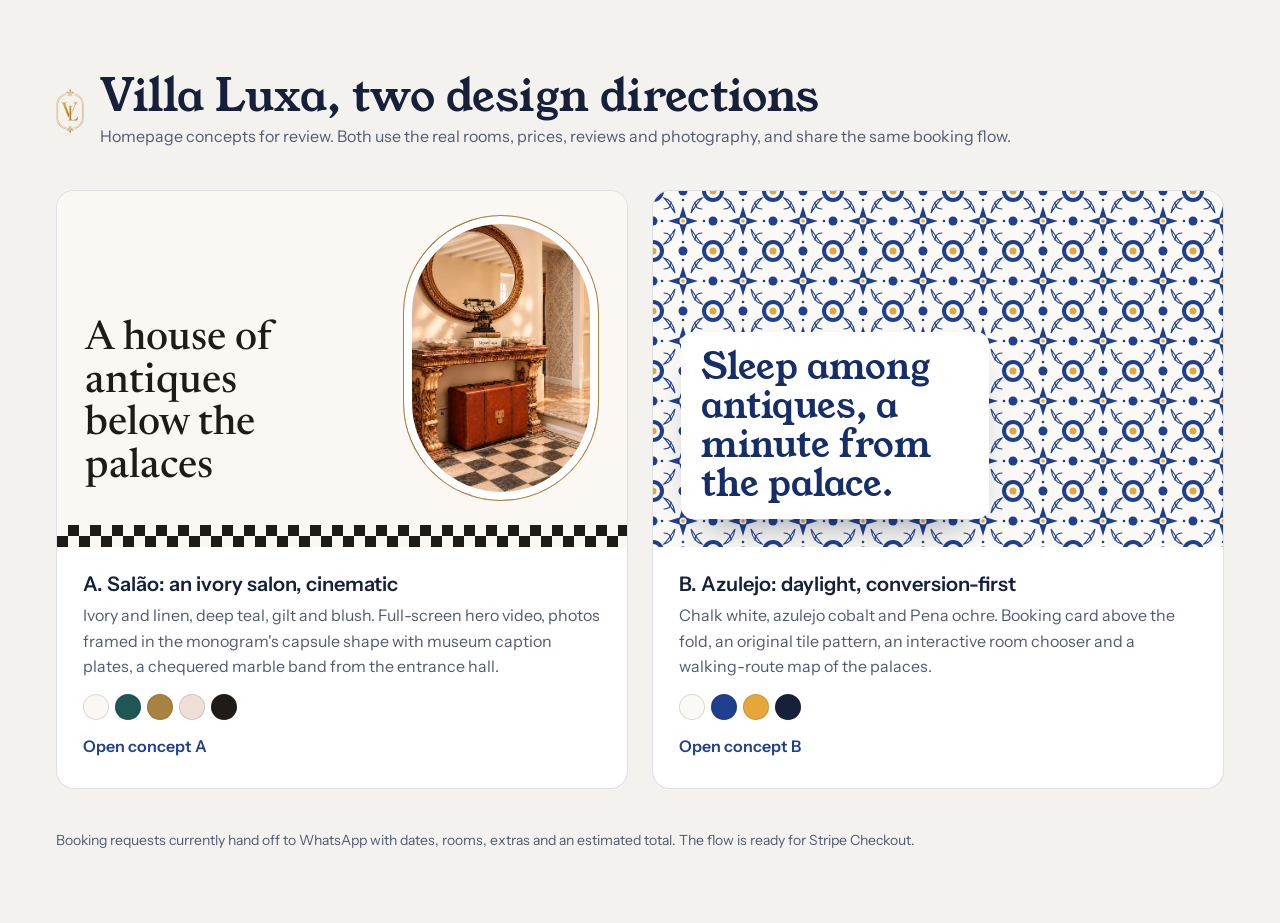
<file: index.html>
<!doctype html>
<html lang="en">
<head>
<meta charset="utf-8">
<meta name="viewport" content="width=device-width, initial-scale=1">
<title>Villa Luxa · Two design directions</title>
<meta name="robots" content="noindex">
<link rel="preconnect" href="https://fonts.googleapis.com">
<link rel="preconnect" href="https://fonts.gstatic.com" crossorigin>
<link href="https://fonts.googleapis.com/css2?family=Newsreader:opsz,wght@6..72,500&family=Young+Serif&family=Instrument+Sans:wght@400;600&display=swap" rel="stylesheet">
<link rel="icon" href="assets/img/monogram.png">
<style>
  :root { --ink: #16203a; --mute: #4f5a73; --bg: #f3f2ee; --line: rgba(22, 32, 58, .14); }
  * { box-sizing: border-box; }
  body { margin: 0; background: var(--bg); color: var(--ink); font: 400 16px/1.6 'Instrument Sans', system-ui, sans-serif; }
  .wrap { max-width: 1200px; margin: 0 auto; padding: clamp(32px, 6vw, 72px) 16px; }
  header { display: flex; align-items: center; gap: 16px; margin-bottom: 40px; }
  header img { width: 28px; }
  header h1 { margin: 0; font: 400 clamp(28px, 4vw, 44px)/1.1 'Young Serif', Georgia, serif; }
  header p { margin: 4px 0 0; color: var(--mute); }
  .grid { display: grid; grid-template-columns: repeat(2, minmax(0, 1fr)); gap: 24px; }
  .card { display: flex; flex-direction: column; text-decoration: none; color: inherit; background: #fff; border: 1px solid var(--line); border-radius: 18px; overflow: hidden; transition: transform .25s, box-shadow .25s; }
  .card:hover { transform: translateY(-3px); box-shadow: 0 30px 60px -36px rgba(22, 32, 58, .5); }
  .card:focus-visible { outline: 3px solid #1f3f8f; outline-offset: 3px; }
  .preview { aspect-ratio: 16 / 10; position: relative; overflow: hidden; display: flex; align-items: flex-end; padding: 28px; }
  .a .preview { background: #fbf8f3; color: #1f1b18; }
  .a .preview::before { content: ""; position: absolute; right: 28px; top: 24px; bottom: 46px; width: 34%; border: 1.5px solid #a9823f; border-radius: 999px; background: #fff url("assets/img/hall-console.webp") center / cover; box-shadow: inset 0 0 0 8px #fff; }
  .a .preview::after { content: ""; position: absolute; left: 0; right: 0; bottom: 0; height: 22px; background: repeating-conic-gradient(#1f1b18 0 25%, #fbf8f3 0 50%) 0 0 / 22px 22px; }
  .a .preview h2 { position: relative; margin: 0 0 30px; font: 500 clamp(26px, 3.2vw, 42px)/1.04 'Newsreader', Georgia, serif; max-width: 11ch; }
  .b .preview { background: url("assets/img/azulejo.svg") 0 0 / 60px 60px; }
  .b .preview h2 { margin: 0; background: #fff; padding: 16px 20px; border-radius: 12px; font: 400 clamp(24px, 2.8vw, 36px)/1.08 'Young Serif', Georgia, serif; color: #152d68; max-width: 14ch; box-shadow: 0 20px 40px -24px rgba(22, 32, 58, .6); }
  .info { padding: 24px 26px 28px; }
  .info h3 { margin: 0 0 6px; font: 600 20px/1.3 'Instrument Sans', sans-serif; }
  .info p { margin: 0 0 14px; color: var(--mute); }
  .swatches { display: flex; gap: 6px; margin-bottom: 14px; }
  .swatches span { width: 26px; height: 26px; border-radius: 50%; border: 1px solid var(--line); }
  .go { font-weight: 600; color: #1f3f8f; }
  footer { margin-top: 40px; color: var(--mute); font-size: 14px; }
  @media (max-width: 760px) { .grid { grid-template-columns: 1fr; } }
</style>
</head>
<body>
<div class="wrap">
  <header>
    <img src="assets/img/monogram.png" alt="">
    <div>
      <h1>Villa Luxa, two design directions</h1>
      <p>Homepage concepts for review. Both use the real rooms, prices, reviews and photography, and share the same booking flow.</p>
    </div>
  </header>

  <div class="grid">
    <a class="card a" href="a/">
      <div class="preview"><h2>A house of antiques below the palaces</h2></div>
      <div class="info">
        <h3>A. Salão: an ivory salon, cinematic</h3>
        <p>Ivory and linen, deep teal, gilt and blush. Full-screen hero video, photos framed in the monogram's capsule shape with museum caption plates, a chequered marble band from the entrance hall.</p>
        <div class="swatches" aria-hidden="true"><span style="background:#fbf8f3"></span><span style="background:#1e5754"></span><span style="background:#a9823f"></span><span style="background:#efdfd7"></span><span style="background:#1f1b18"></span></div>
        <span class="go">Open concept A</span>
      </div>
    </a>
    <a class="card b" href="b/">
      <div class="preview"><h2>Sleep among antiques, a minute from the palace.</h2></div>
      <div class="info">
        <h3>B. Azulejo: daylight, conversion-first</h3>
        <p>Chalk white, azulejo cobalt and Pena ochre. Booking card above the fold, an original tile pattern, an interactive room chooser and a walking-route map of the palaces.</p>
        <div class="swatches" aria-hidden="true"><span style="background:#faf9f6"></span><span style="background:#1f3f8f"></span><span style="background:#e5a73a"></span><span style="background:#16203a"></span></div>
        <span class="go">Open concept B</span>
      </div>
    </a>
  </div>

  <footer>Booking requests currently hand off to WhatsApp with dates, rooms, extras and an estimated total. The flow is ready for Stripe Checkout.</footer>
</div>
</body>
</html>
</file>
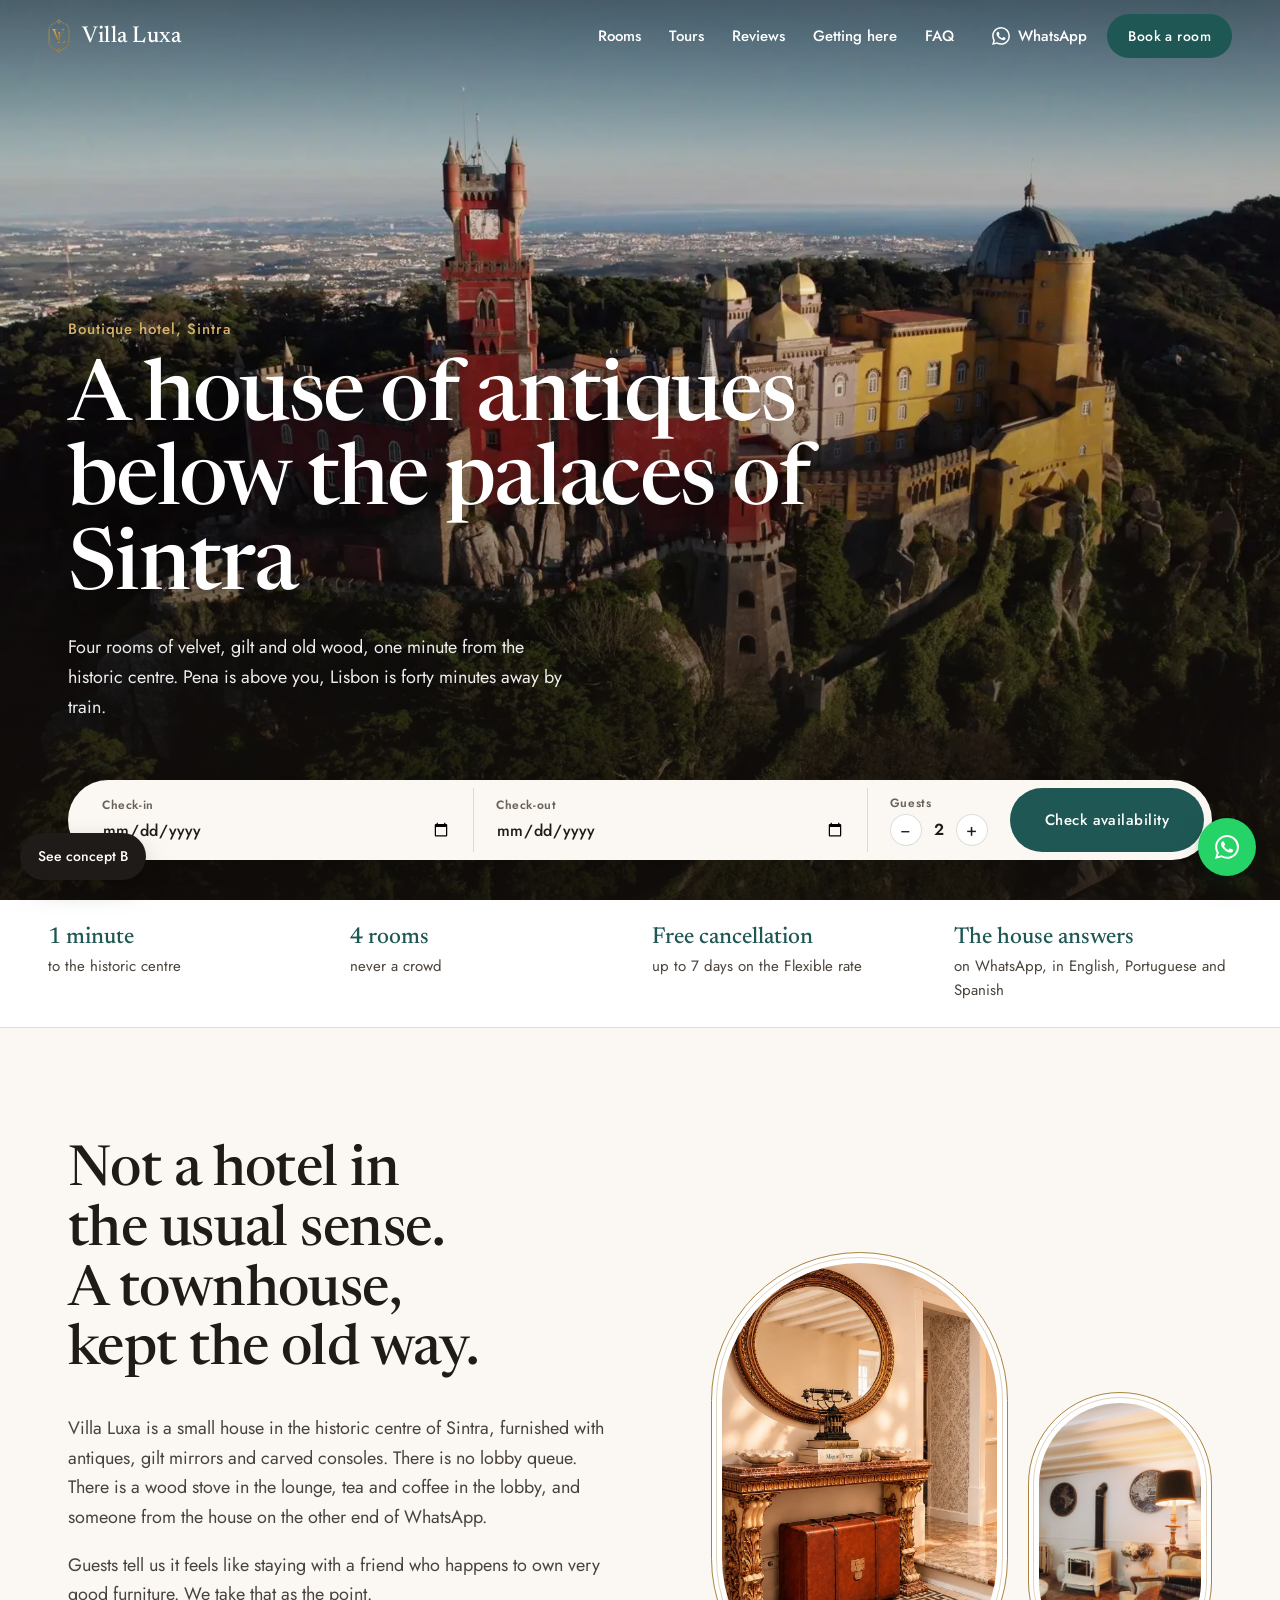
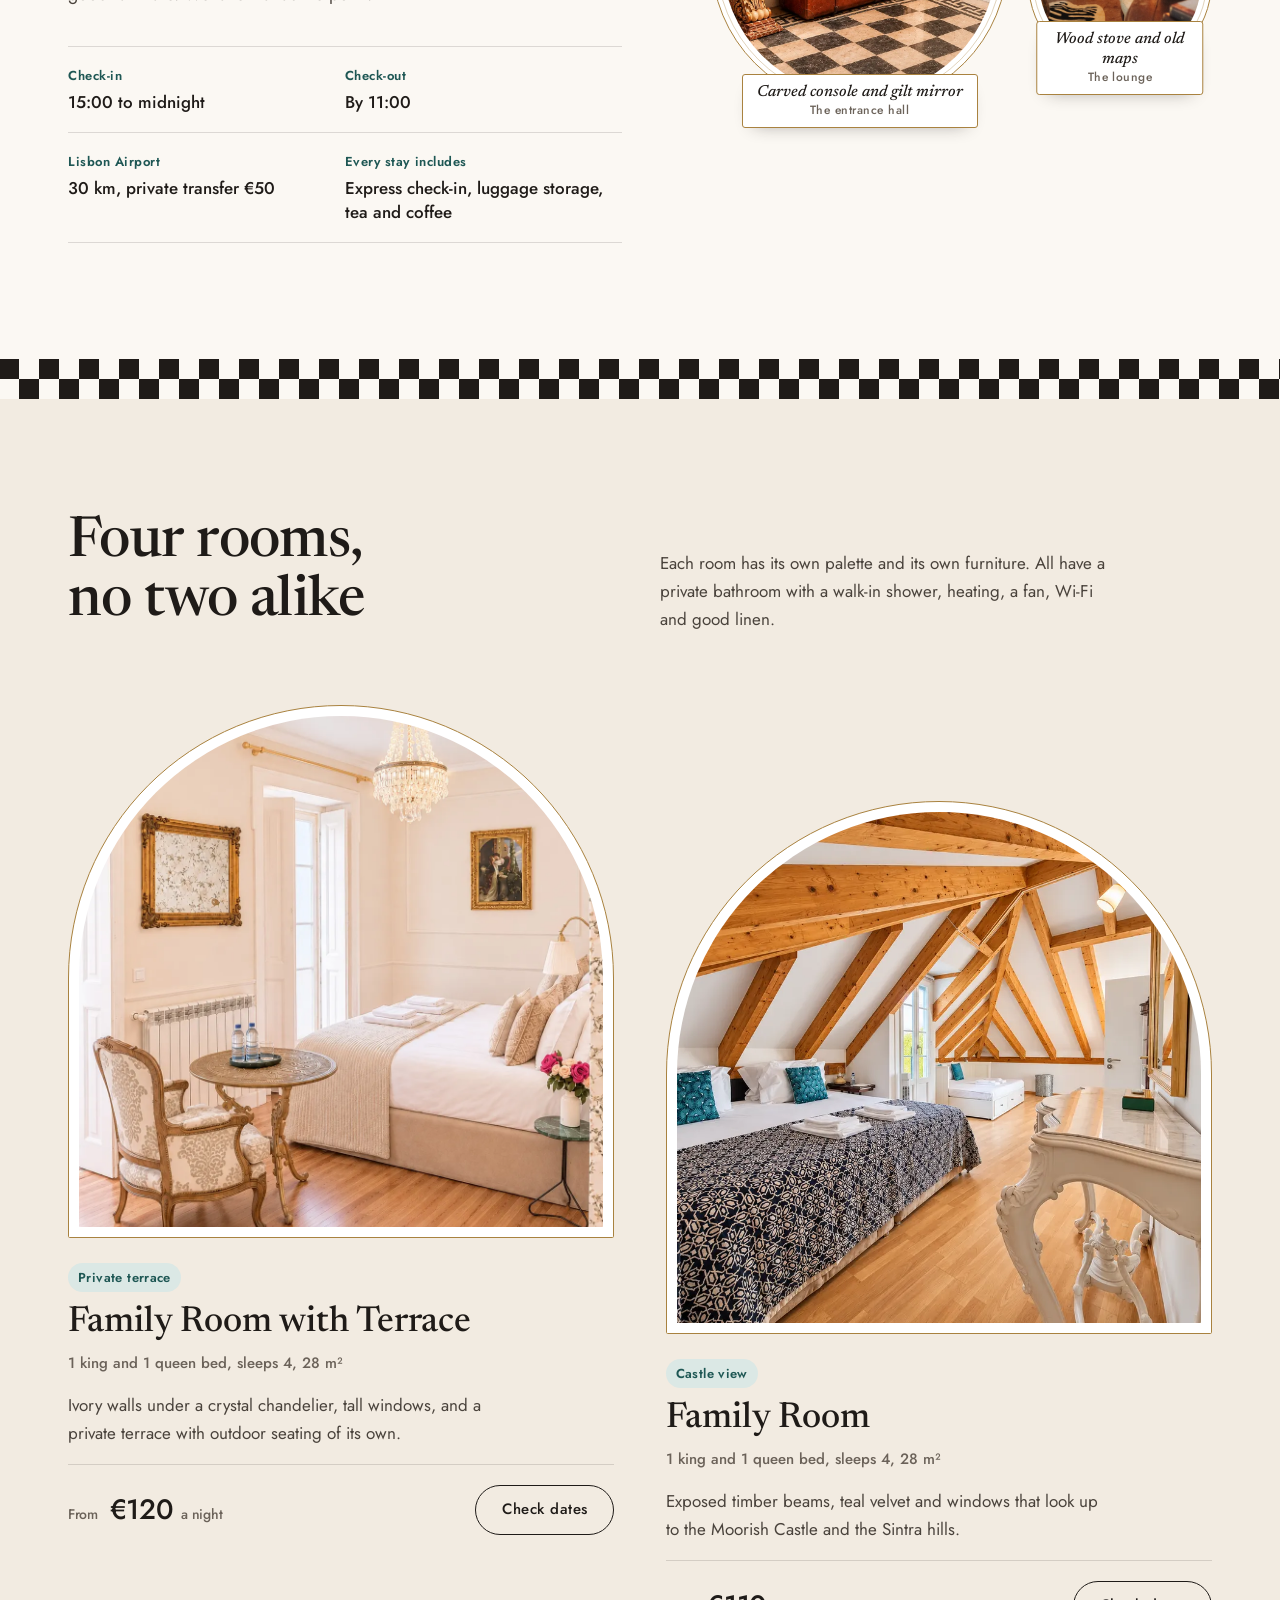
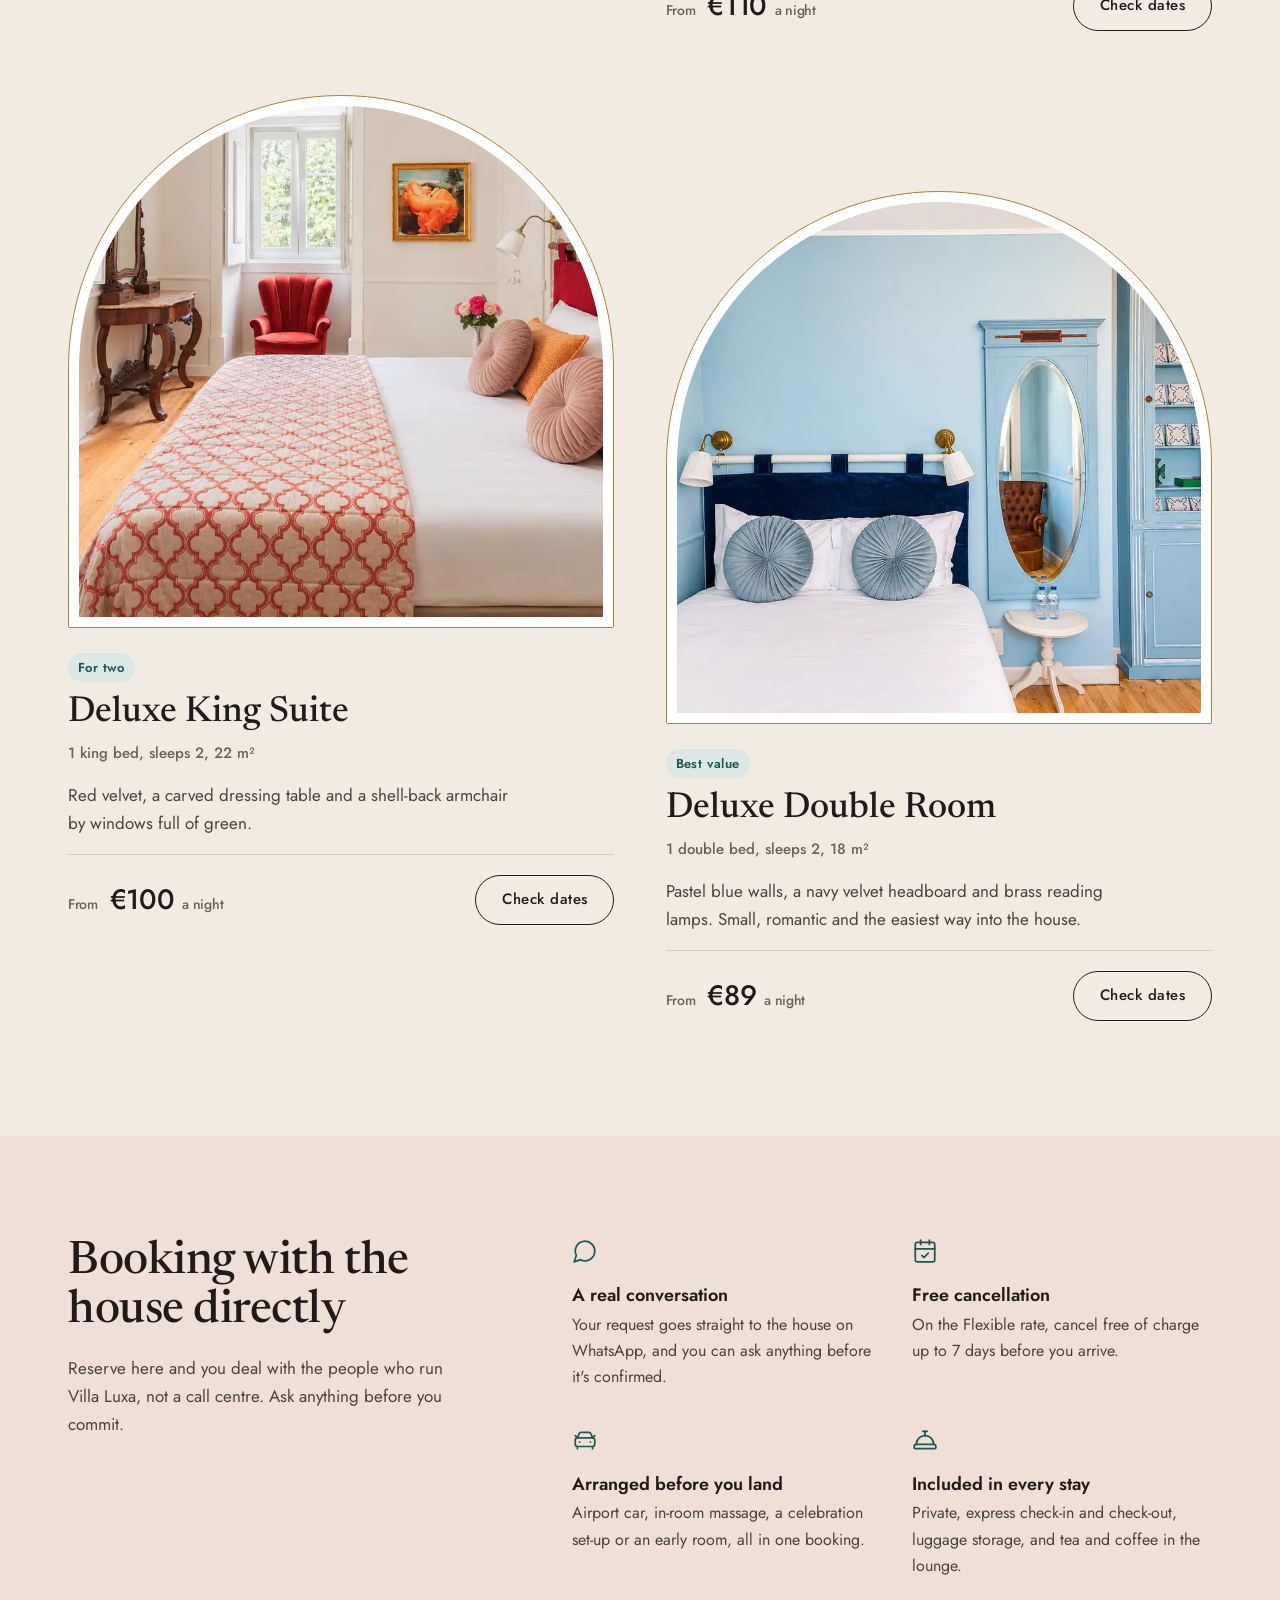
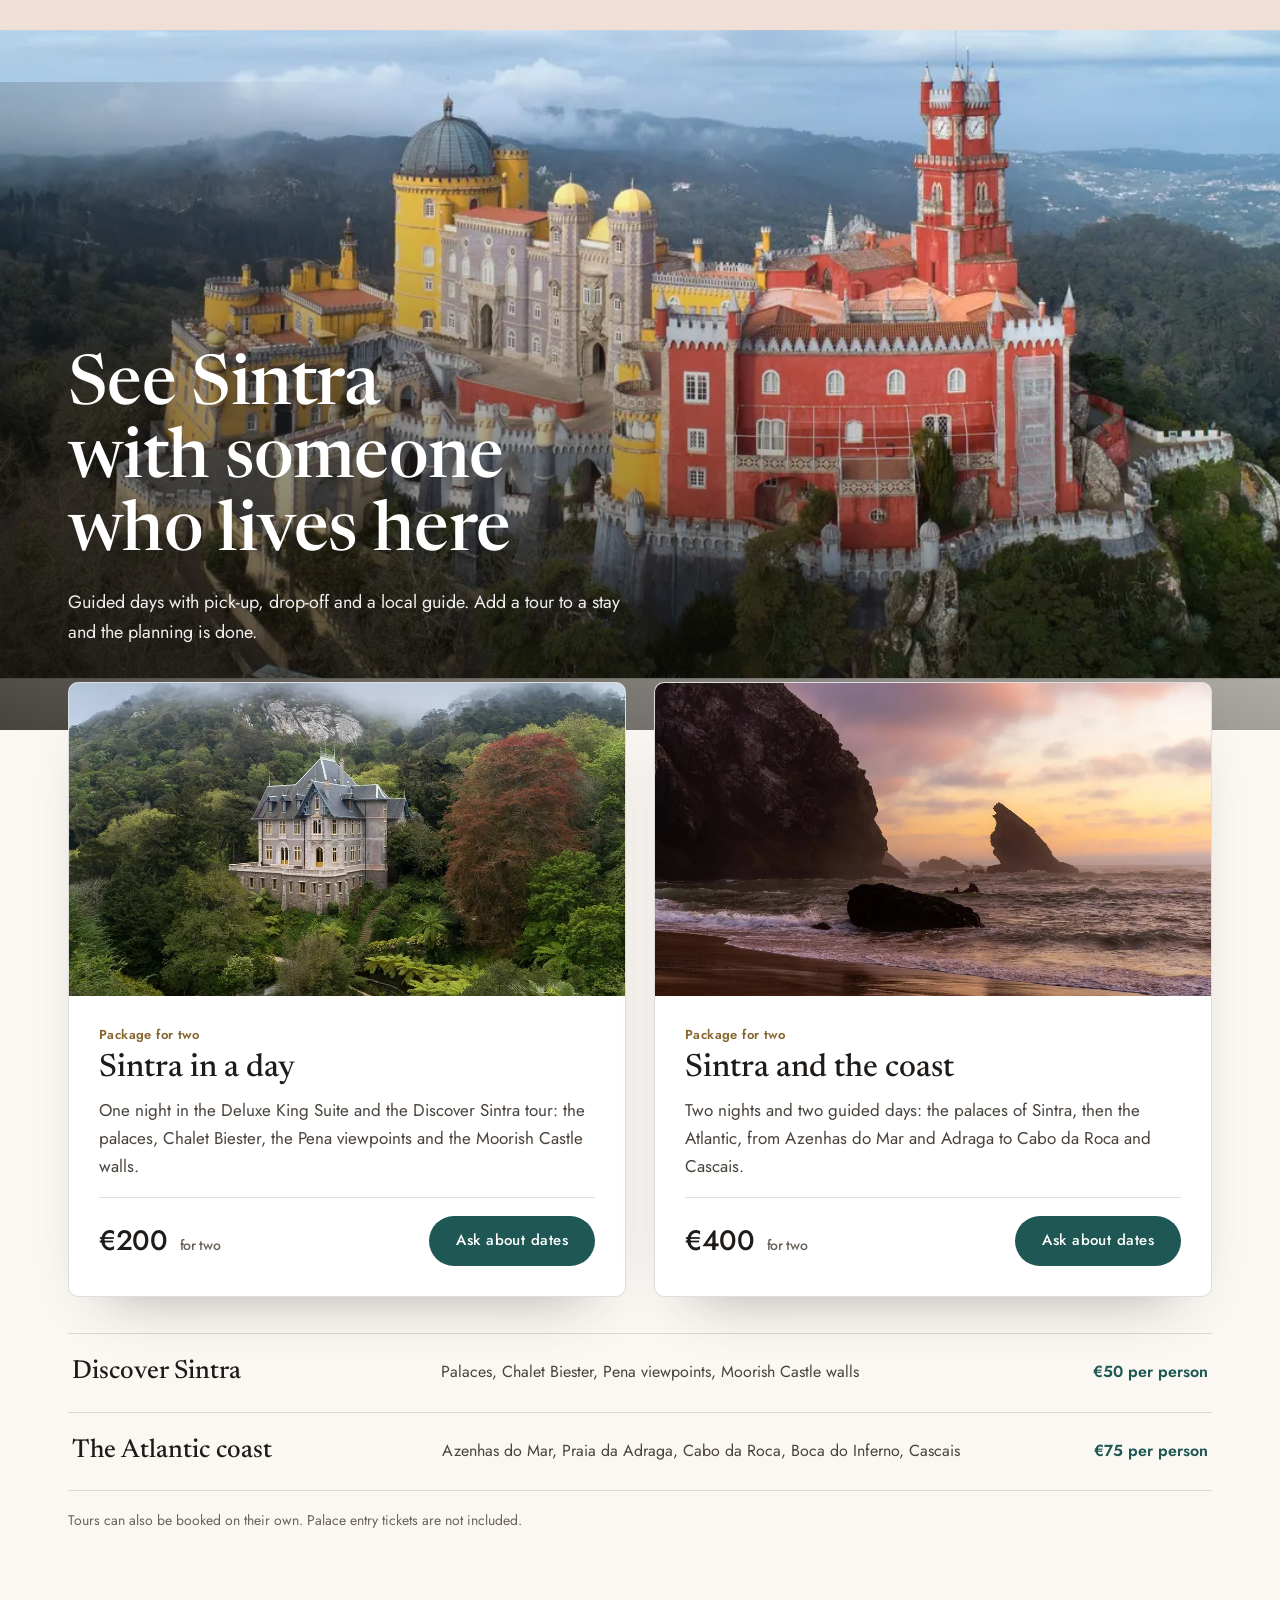
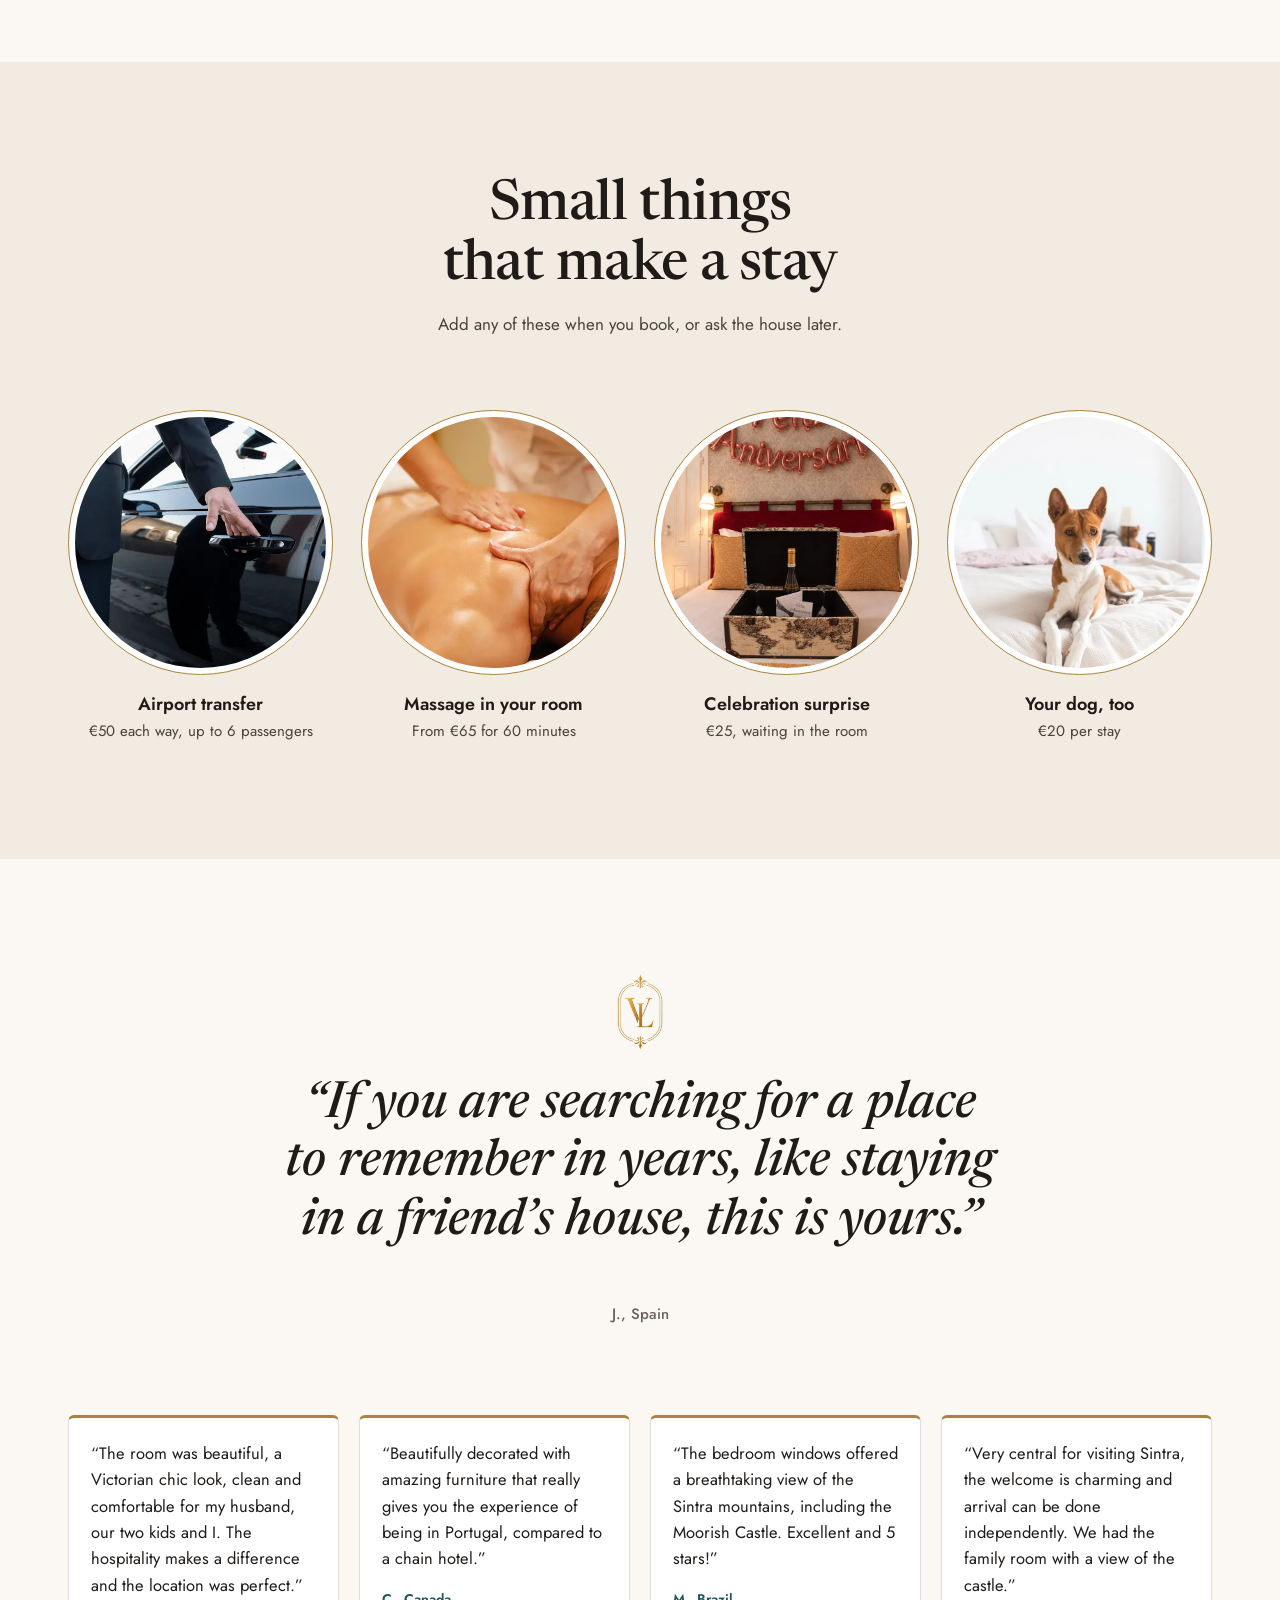
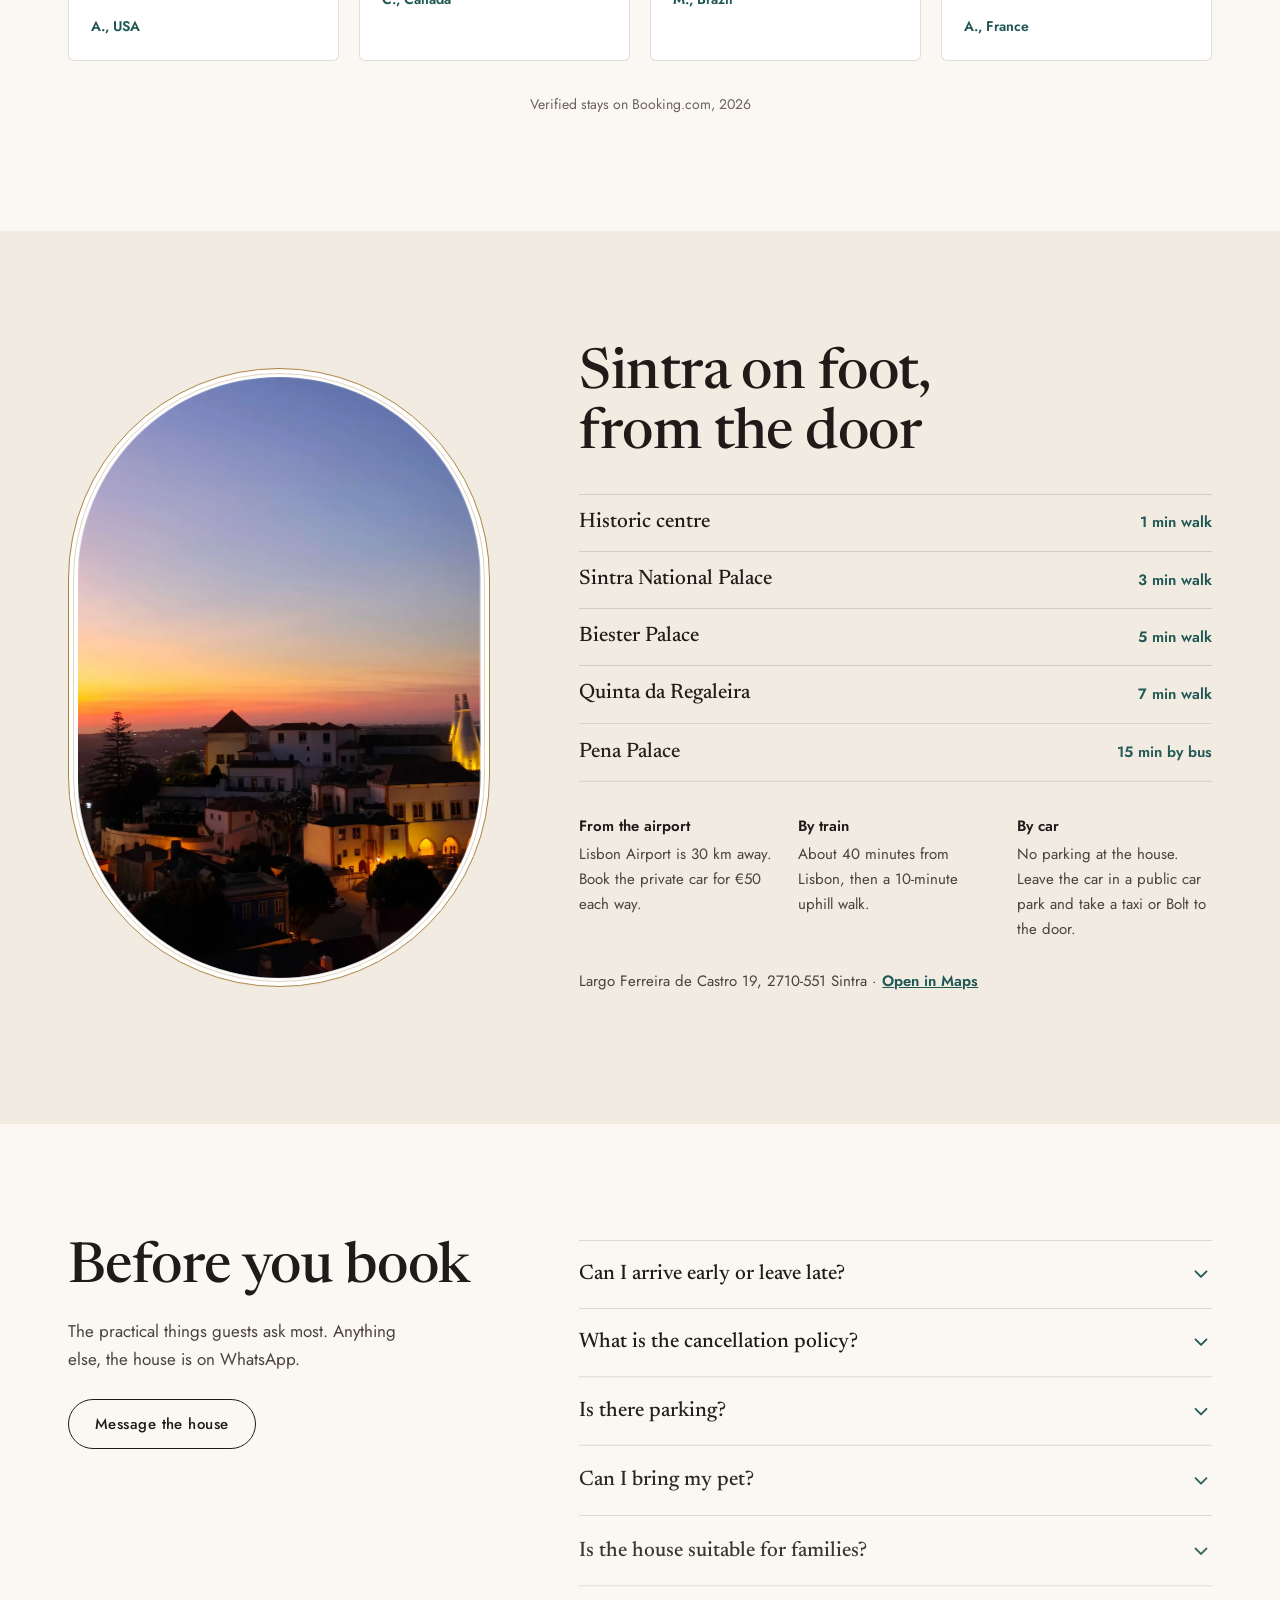
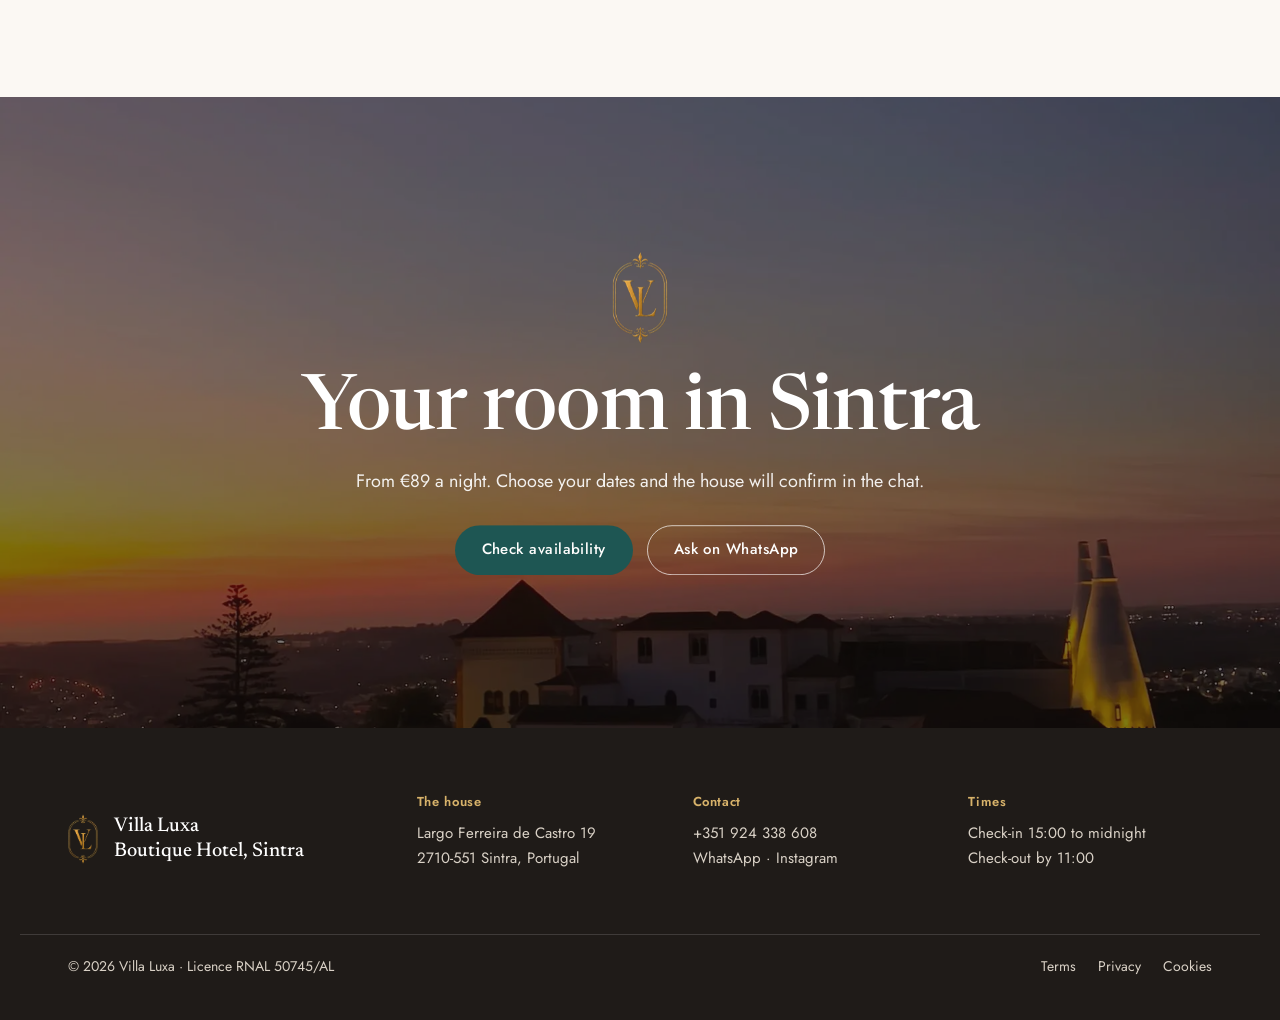
<file: a/index.html>
<!doctype html>
<html lang="en">
<head>
<meta charset="utf-8">
<meta name="viewport" content="width=device-width, initial-scale=1">
<title>Villa Luxa · Boutique hotel in the heart of Sintra</title>
<meta name="description" content="A townhouse of antiques one minute from Sintra's historic centre. Four rooms, private tours to the palaces and the Atlantic coast, and a house that answers on WhatsApp.">
<link rel="preconnect" href="https://fonts.googleapis.com">
<link rel="preconnect" href="https://fonts.gstatic.com" crossorigin>
<link href="https://fonts.googleapis.com/css2?family=Newsreader:ital,opsz,wght@0,6..72,400..700;1,6..72,400..600&family=Jost:wght@300..600&display=swap" rel="stylesheet">
<link rel="stylesheet" href="style.css">
<link rel="stylesheet" href="../assets/css/motion.css">
<link rel="stylesheet" href="../assets/css/wa-fab.css">
<script>if(!matchMedia('(prefers-reduced-motion: reduce)').matches){document.documentElement.classList.add('js-motion');setTimeout(function(){document.documentElement.classList.remove('js-motion')},5000)}</script>
<link rel="icon" href="../assets/img/monogram.png">
</head>
<body>

<a class="skip" href="#main">Skip to content</a>

<header class="nav" data-nav>
  <div class="nav-in">
    <a class="nav-brand" href="#top" aria-label="Villa Luxa, back to top">
      <img src="../assets/img/monogram.png" alt="" width="22" height="36">
      <span>Villa Luxa</span>
    </a>
    <nav class="nav-links" aria-label="Main">
      <a href="#rooms">Rooms</a>
      <a href="#tours">Tours</a>
      <a href="#reviews">Reviews</a>
      <a href="#visit">Getting here</a>
      <a href="#faq">FAQ</a>
    </nav>
    <div class="nav-actions">
      <a class="nav-wa" href="https://wa.me/351924338608" target="_blank" rel="noopener" aria-label="Message the house on WhatsApp">
        <span class="i-wa" aria-hidden="true"></span>
        <span>WhatsApp</span>
      </a>
      <button class="btn btn-primary btn-sm" type="button" data-book-open>Book a room</button>
    </div>
  </div>
</header>

<main id="main">

<!-- HERO -->
<section class="hero" id="top">
  <video class="hero-video" autoplay muted loop playsinline poster="../assets/img/pena-aerial.webp" aria-hidden="true">
    <source src="../assets/video/hero.mp4" type="video/mp4">
  </video>
  <div class="hero-scrim" aria-hidden="true"></div>
  <div class="hero-in">
    <p class="hero-kicker">Boutique hotel, Sintra</p>
    <h1 class="hero-title">A house of antiques<br>below the palaces of Sintra</h1>
    <p class="hero-sub">Four rooms of velvet, gilt and old wood, one minute from the historic centre. Pena is above you, Lisbon is forty minutes away by train.</p>
  </div>

  <form class="qb" data-quick-book aria-label="Check availability">
    <label class="qb-field"><span>Check-in</span><input type="date" data-qb-in required></label>
    <label class="qb-field"><span>Check-out</span><input type="date" data-qb-out required></label>
    <div class="qb-field qb-guests"><span id="qb-g">Guests</span>
      <div class="qb-step" role="group" aria-labelledby="qb-g">
        <button type="button" data-qb-g="-1" aria-label="Fewer guests">−</button><output data-qb-guests>2</output><button type="button" data-qb-g="1" aria-label="More guests">+</button>
      </div>
    </div>
    <button class="btn btn-primary qb-go" type="submit">Check availability</button>
  </form>
</section>

<!-- PROOF STRIP -->
<section class="proof" aria-label="Why guests choose Villa Luxa">
  <ul class="proof-in">
    <li><strong>1 minute</strong> to the historic centre</li>
    <li><strong>4 rooms</strong> never a crowd</li>
    <li><strong>Free cancellation</strong> up to 7 days on the Flexible rate</li>
    <li><strong>The house answers</strong> on WhatsApp, in English, Portuguese and Spanish</li>
  </ul>
</section>

<!-- INTRO -->
<section class="intro">
  <div class="wrap intro-grid">
    <div class="intro-copy">
      <h2 class="display">Not a hotel in the usual sense. A townhouse, kept the old way.</h2>
      <p>Villa Luxa is a small house in the historic centre of Sintra, furnished with antiques, gilt mirrors and carved consoles. There is no lobby queue. There is a wood stove in the lounge, tea and coffee in the lobby, and someone from the house on the other end of WhatsApp.</p>
      <p>Guests tell us it feels like staying with a friend who happens to own very good furniture. We take that as the point.</p>
      <dl class="facts">
        <div><dt>Check-in</dt><dd>15:00 to midnight</dd></div>
        <div><dt>Check-out</dt><dd>By 11:00</dd></div>
        <div><dt>Lisbon Airport</dt><dd>30 km, private transfer €50</dd></div>
        <div><dt>Every stay includes</dt><dd>Express check-in, luggage storage, tea and coffee</dd></div>
      </dl>
    </div>
    <div class="intro-pics">
      <figure class="capsule capsule-tall">
        <img src="../assets/img/hall-console.webp" alt="The entrance hall: a round gilt mirror over a carved marble-topped console, an antique telephone on a stack of books and a leather trunk, on a black and cream chequered floor." loading="lazy">
        <figcaption class="plate">Carved console and gilt mirror<span>The entrance hall</span></figcaption>
      </figure>
      <figure class="capsule capsule-small">
        <img src="../assets/img/lobby.webp" alt="The lobby lounge: a white wood stove between framed world maps, a gilt floor lamp and an armchair, under whitewashed beams." loading="lazy">
        <figcaption class="plate">Wood stove and old maps<span>The lounge</span></figcaption>
      </figure>
    </div>
  </div>
</section>

<div class="checker" aria-hidden="true"></div>

<!-- ROOMS -->
<section class="rooms" id="rooms">
  <div class="wrap">
    <div class="sec-head">
      <h2 class="display">Four rooms, no two alike</h2>
      <p>Each room has its own palette and its own furniture. All have a private bathroom with a walk-in shower, heating, a fan, Wi-Fi and good linen.</p>
    </div>

    <div class="room-list">
      <article class="room">
        <figure class="room-pic"><img src="../assets/img/family-terrace.webp" alt="Ivory room under a crystal chandelier, a carved round table and a patterned armchair, and a tall window open onto the light." loading="lazy"></figure>
        <div class="room-body">
          <p class="room-tag">Private terrace</p>
          <h3>Family Room with Terrace</h3>
          <p class="room-meta">1 king and 1 queen bed, sleeps 4, 28 m²</p>
          <p>Ivory walls under a crystal chandelier, tall windows, and a private terrace with outdoor seating of its own.</p>
          <div class="room-foot">
            <p class="price"><span>From</span> €120 <small>a night</small></p>
            <button class="btn btn-line" type="button" data-book-open data-room="family-terrace">Check dates</button>
          </div>
        </div>
      </article>

      <article class="room">
        <figure class="room-pic"><img src="../assets/img/family-room.webp" alt="Family room under exposed timber rafters, a king bed with teal cushions and a second bed beyond, a carved console under a gilt mirror." loading="lazy"></figure>
        <div class="room-body">
          <p class="room-tag">Castle view</p>
          <h3>Family Room</h3>
          <p class="room-meta">1 king and 1 queen bed, sleeps 4, 28 m²</p>
          <p>Exposed timber beams, teal velvet and windows that look up to the Moorish Castle and the Sintra hills.</p>
          <div class="room-foot">
            <p class="price"><span>From</span> €110 <small>a night</small></p>
            <button class="btn btn-line" type="button" data-book-open data-room="family">Check dates</button>
          </div>
        </div>
      </article>

      <article class="room">
        <figure class="room-pic"><img src="../assets/img/king-suite.webp" alt="Suite with a red velvet headboard, orange and pink cushions, an antique carved dressing table and a red armchair by the window." loading="lazy"></figure>
        <div class="room-body">
          <p class="room-tag">For two</p>
          <h3>Deluxe King Suite</h3>
          <p class="room-meta">1 king bed, sleeps 2, 22 m²</p>
          <p>Red velvet, a carved dressing table and a shell-back armchair by windows full of green.</p>
          <div class="room-foot">
            <p class="price"><span>From</span> €100 <small>a night</small></p>
            <button class="btn btn-line" type="button" data-book-open data-room="king-suite">Check dates</button>
          </div>
        </div>
      </article>

      <article class="room">
        <figure class="room-pic"><img src="../assets/img/deluxe-double.webp" alt="Pale blue double room: a navy velvet headboard between brass reading lamps, an oval mirror in a tall blue frame." loading="lazy"></figure>
        <div class="room-body">
          <p class="room-tag">Best value</p>
          <h3>Deluxe Double Room</h3>
          <p class="room-meta">1 double bed, sleeps 2, 18 m²</p>
          <p>Pastel blue walls, a navy velvet headboard and brass reading lamps. Small, romantic and the easiest way into the house.</p>
          <div class="room-foot">
            <p class="price"><span>From</span> €89 <small>a night</small></p>
            <button class="btn btn-line" type="button" data-book-open data-room="double">Check dates</button>
          </div>
        </div>
      </article>
    </div>
  </div>
</section>

<!-- DIRECT -->
<section class="direct">
  <div class="wrap direct-grid">
    <div>
      <h2 class="display">Booking with the house directly</h2>
      <p>Reserve here and you deal with the people who run Villa Luxa, not a call centre. Ask anything before you commit.</p>
    </div>
    <ul class="direct-list">
      <li>
        <i data-lucide="message-circle" aria-hidden="true"></i>
        <h3>A real conversation</h3>
        <p>Your request goes straight to the house on WhatsApp, and you can ask anything before it's confirmed.</p>
      </li>
      <li>
        <i data-lucide="calendar-check" aria-hidden="true"></i>
        <h3>Free cancellation</h3>
        <p>On the Flexible rate, cancel free of charge up to 7 days before you arrive.</p>
      </li>
      <li>
        <i data-lucide="car-front" aria-hidden="true"></i>
        <h3>Arranged before you land</h3>
        <p>Airport car, in-room massage, a celebration set-up or an early room, all in one booking.</p>
      </li>
      <li>
        <i data-lucide="concierge-bell" aria-hidden="true"></i>
        <h3>Included in every stay</h3>
        <p>Private, express check-in and check-out, luggage storage, and tea and coffee in the lounge.</p>
      </li>
    </ul>
  </div>
</section>

<!-- TOURS -->
<section class="tours" id="tours">
  <div class="tours-hero">
    <img src="../assets/img/pena-tour.webp" alt="Pena Palace from the air: its red clock tower, yellow domed wings and crenellated terraces on the crag, the wooded serra beyond." loading="lazy">
    <div class="tours-hero-copy wrap">
      <h2 class="display">See Sintra with someone who lives here</h2>
      <p>Guided days with pick-up, drop-off and a local guide. Add a tour to a stay and the planning is done.</p>
    </div>
  </div>
  <div class="wrap">
    <div class="pkg-grid">
      <article class="pkg">
        <img src="../assets/img/chalet-biester.webp" alt="Chalet Biester's slate roofs among tree ferns, the Moorish Castle's crag behind it in mist." loading="lazy">
        <div class="pkg-body">
          <p class="pkg-kind">Package for two</p>
          <h3>Sintra in a day</h3>
          <p>One night in the Deluxe King Suite and the Discover Sintra tour: the palaces, Chalet Biester, the Pena viewpoints and the Moorish Castle walls.</p>
          <div class="pkg-foot"><p class="price">€200 <small>for two</small></p><a class="btn btn-primary" href="#" data-tour="sintra-day">Ask about dates</a></div>
        </div>
      </article>
      <article class="pkg">
        <img src="../assets/img/praia-adraga.webp" alt="Praia da Adraga at sunset: wet sand, a dark cliff and a pointed sea stack against a pink and gold sky." loading="lazy">
        <div class="pkg-body">
          <p class="pkg-kind">Package for two</p>
          <h3>Sintra and the coast</h3>
          <p>Two nights and two guided days: the palaces of Sintra, then the Atlantic, from Azenhas do Mar and Adraga to Cabo da Roca and Cascais.</p>
          <div class="pkg-foot"><p class="price">€400 <small>for two</small></p><a class="btn btn-primary" href="#" data-tour="sintra-coast">Ask about dates</a></div>
        </div>
      </article>
    </div>
    <div class="tour-rows">
      <a class="tour-row" href="#" data-tour="discover-sintra">
        <span class="tour-name">Discover Sintra</span>
        <span class="tour-desc">Palaces, Chalet Biester, Pena viewpoints, Moorish Castle walls</span>
        <span class="tour-price">€50 per person</span>
      </a>
      <a class="tour-row" href="#" data-tour="atlantic-coast">
        <span class="tour-name">The Atlantic coast</span>
        <span class="tour-desc">Azenhas do Mar, Praia da Adraga, Cabo da Roca, Boca do Inferno, Cascais</span>
        <span class="tour-price">€75 per person</span>
      </a>
    </div>
    <p class="fine">Tours can also be booked on their own. Palace entry tickets are not included.</p>
  </div>
</section>

<!-- EXTRAS -->
<section class="extras">
  <div class="wrap">
    <div class="sec-head">
      <h2 class="display">Small things that make a stay</h2>
      <p>Add any of these when you book, or ask the house later.</p>
    </div>
    <ul class="extra-grid">
      <li><img src="../assets/img/airport-transfer.webp" alt="" loading="lazy"><h3>Airport transfer</h3><p>€50 each way, up to 6 passengers</p></li>
      <li><img src="../assets/img/massage.webp" alt="" loading="lazy"><h3>Massage in your room</h3><p>From €65 for 60 minutes</p></li>
      <li><img src="../assets/img/celebration.webp" alt="" loading="lazy"><h3>Celebration surprise</h3><p>€25, waiting in the room</p></li>
      <li><img src="../assets/img/pet.webp" alt="" loading="lazy"><h3>Your dog, too</h3><p>€20 per stay</p></li>
    </ul>
  </div>
</section>

<!-- REVIEWS -->
<section class="reviews" id="reviews">
  <div class="wrap">
    <figure class="feature-quote">
      <img class="fq-mono" src="../assets/img/monogram.png" alt="" width="46" height="76">
      <blockquote>
        <p>“If you are searching for a place to remember in years, like staying in a friend’s house, this is yours.”</p>
      </blockquote>
      <figcaption>J., Spain</figcaption>
    </figure>
    <div class="quote-grid">
      <figure><blockquote><p>“The room was beautiful, a Victorian chic look, clean and comfortable for my husband, our two kids and I. The hospitality makes a difference and the location was perfect.”</p></blockquote><figcaption>A., USA</figcaption></figure>
      <figure><blockquote><p>“Beautifully decorated with amazing furniture that really gives you the experience of being in Portugal, compared to a chain hotel.”</p></blockquote><figcaption>C., Canada</figcaption></figure>
      <figure><blockquote><p>“The bedroom windows offered a breathtaking view of the Sintra mountains, including the Moorish Castle. Excellent and 5 stars!”</p></blockquote><figcaption>M., Brazil</figcaption></figure>
      <figure><blockquote><p>“Very central for visiting Sintra, the welcome is charming and arrival can be done independently. We had the family room with a view of the castle.”</p></blockquote><figcaption>A., France</figcaption></figure>
    </div>
    <p class="verified">Verified stays on Booking.com, 2026</p>
  </div>
</section>

<!-- VISIT -->
<section class="visit" id="visit">
  <div class="wrap visit-grid">
    <figure class="capsule capsule-visit">
      <img src="../assets/img/dusk-sintra.webp" alt="Dusk over Sintra: the National Palace's conical chimneys lit gold above the town rooftops." loading="lazy">
    </figure>
    <div>
      <h2 class="display">Sintra on foot, from the door</h2>
      <ol class="walk">
        <li><span>Historic centre</span><span>1 min walk</span></li>
        <li><span>Sintra National Palace</span><span>3 min walk</span></li>
        <li><span>Biester Palace</span><span>5 min walk</span></li>
        <li><span>Quinta da Regaleira</span><span>7 min walk</span></li>
        <li><span>Pena Palace</span><span>15 min by bus</span></li>
      </ol>
      <div class="arrive">
        <div><h3>From the airport</h3><p>Lisbon Airport is 30 km away. Book the private car for €50 each way.</p></div>
        <div><h3>By train</h3><p>About 40 minutes from Lisbon, then a 10-minute uphill walk.</p></div>
        <div><h3>By car</h3><p>No parking at the house. Leave the car in a public car park and take a taxi or Bolt to the door.</p></div>
      </div>
      <p class="addr">Largo Ferreira de Castro 19, 2710-551 Sintra · <a href="https://maps.google.com/?q=Largo+Ferreira+de+Castro+19,+Sintra" target="_blank" rel="noopener">Open in Maps</a></p>
    </div>
  </div>
</section>

<!-- FAQ -->
<section class="faq" id="faq">
  <div class="wrap faq-grid">
    <div>
      <h2 class="display">Before you book</h2>
      <p>The practical things guests ask most. Anything else, the house is on WhatsApp.</p>
      <a class="btn btn-line" href="https://wa.me/351924338608" target="_blank" rel="noopener">Message the house</a>
    </div>
    <div class="faq-list">
      <details><summary>Can I arrive early or leave late?<i data-lucide="chevron-down" aria-hidden="true"></i></summary><p>Early check-in is €20 and gives you the room from 12:00. Late check-out is €20 and keeps it until 14:00. Add either when you book, or ask in advance.</p></details>
      <details><summary>What is the cancellation policy?<i data-lucide="chevron-down" aria-hidden="true"></i></summary><p>On the Flexible rate you can cancel free of charge up to 7 days before you arrive; closer to the date a charge may apply. A Non-refundable booking can't be cancelled free of charge.</p></details>
      <details><summary>Is there parking?<i data-lucide="chevron-down" aria-hidden="true"></i></summary><p>There's no parking in front of the house, and the historic centre is a maze of one-way streets. Use one of the nearby public car parks and take a taxi or Bolt (not Uber) to the door.</p></details>
      <details><summary>Can I bring my pet?<i data-lucide="chevron-down" aria-hidden="true"></i></summary><p>Yes, for €20 per stay, in every room except the Deluxe Double. Let us know in advance.</p></details>
      <details><summary>Is the house suitable for families?<i data-lucide="chevron-down" aria-hidden="true"></i></summary><p>Both Family Rooms sleep four, with a king and a queen bed. The Family Room with Terrace has its own outdoor seating.</p></details>
    </div>
  </div>
</section>

<!-- CLOSER -->
<section class="closer">
  <div class="wrap closer-in">
    <img src="../assets/img/monogram.png" alt="" width="56" height="93">
    <h2 class="display">Your room in Sintra</h2>
    <p>From €89 a night. Choose your dates and the house will confirm in the chat.</p>
    <div class="closer-cta">
      <button class="btn btn-primary" type="button" data-book-open>Check availability</button>
      <a class="btn btn-ghost" href="https://wa.me/351924338608" target="_blank" rel="noopener">Ask on WhatsApp</a>
    </div>
  </div>
</section>

</main>

<footer class="foot">
  <div class="wrap foot-grid">
    <div class="foot-brand"><img src="../assets/img/monogram.png" alt="" width="30" height="50"><p>Villa Luxa<br>Boutique Hotel, Sintra</p></div>
    <div><h3>The house</h3><p>Largo Ferreira de Castro 19<br>2710-551 Sintra, Portugal</p></div>
    <div><h3>Contact</h3><p><a href="tel:+351924338608">+351 924 338 608</a><br><a href="https://wa.me/351924338608" target="_blank" rel="noopener">WhatsApp</a> · <a href="https://www.instagram.com/villa.luxa.sintra/" target="_blank" rel="noopener">Instagram</a></p></div>
    <div><h3>Times</h3><p>Check-in 15:00 to midnight<br>Check-out by 11:00</p></div>
  </div>
  <div class="wrap foot-legal"><p>© 2026 Villa Luxa · Licence RNAL 50745/AL</p><p><a href="#">Terms</a> <a href="#">Privacy</a> <a href="#">Cookies</a></p></div>
</footer>

<!-- Mobile booking bar -->
<div class="mbar">
  <p><span>From</span> €89 <small>a night</small></p>
  <button class="btn btn-primary" type="button" data-book-open>Check availability</button>
</div>

<a class="wa-fab" href="https://wa.me/351924338608?text=Hello%20Villa%20Luxa%2C%20I%20have%20a%20question%20about%20staying%20with%20you." target="_blank" rel="noopener" aria-label="Chat with the house on WhatsApp">
  <span class="wa-fab-icon" aria-hidden="true"></span><span class="wa-fab-label">Chat with the house</span>
</a>

<div class="bk-scrim" hidden></div>
<aside id="booking" class="bk" data-img="../assets/img/"></aside>

<a class="concept-switch" href="../b/">See concept B</a>

<script src="../assets/js/booking.js"></script>
<script src="../assets/vendor/lucide.min.js"></script>
<script src="../assets/vendor/gsap.min.js"></script>
<script src="../assets/vendor/ScrollTrigger.min.js"></script>
<script src="../assets/vendor/SplitText.min.js"></script>
<script src="../assets/vendor/lenis.min.js"></script>
<script src="main.js"></script>
<script src="../assets/js/motion.js"></script>
</body>
</html>
</file>
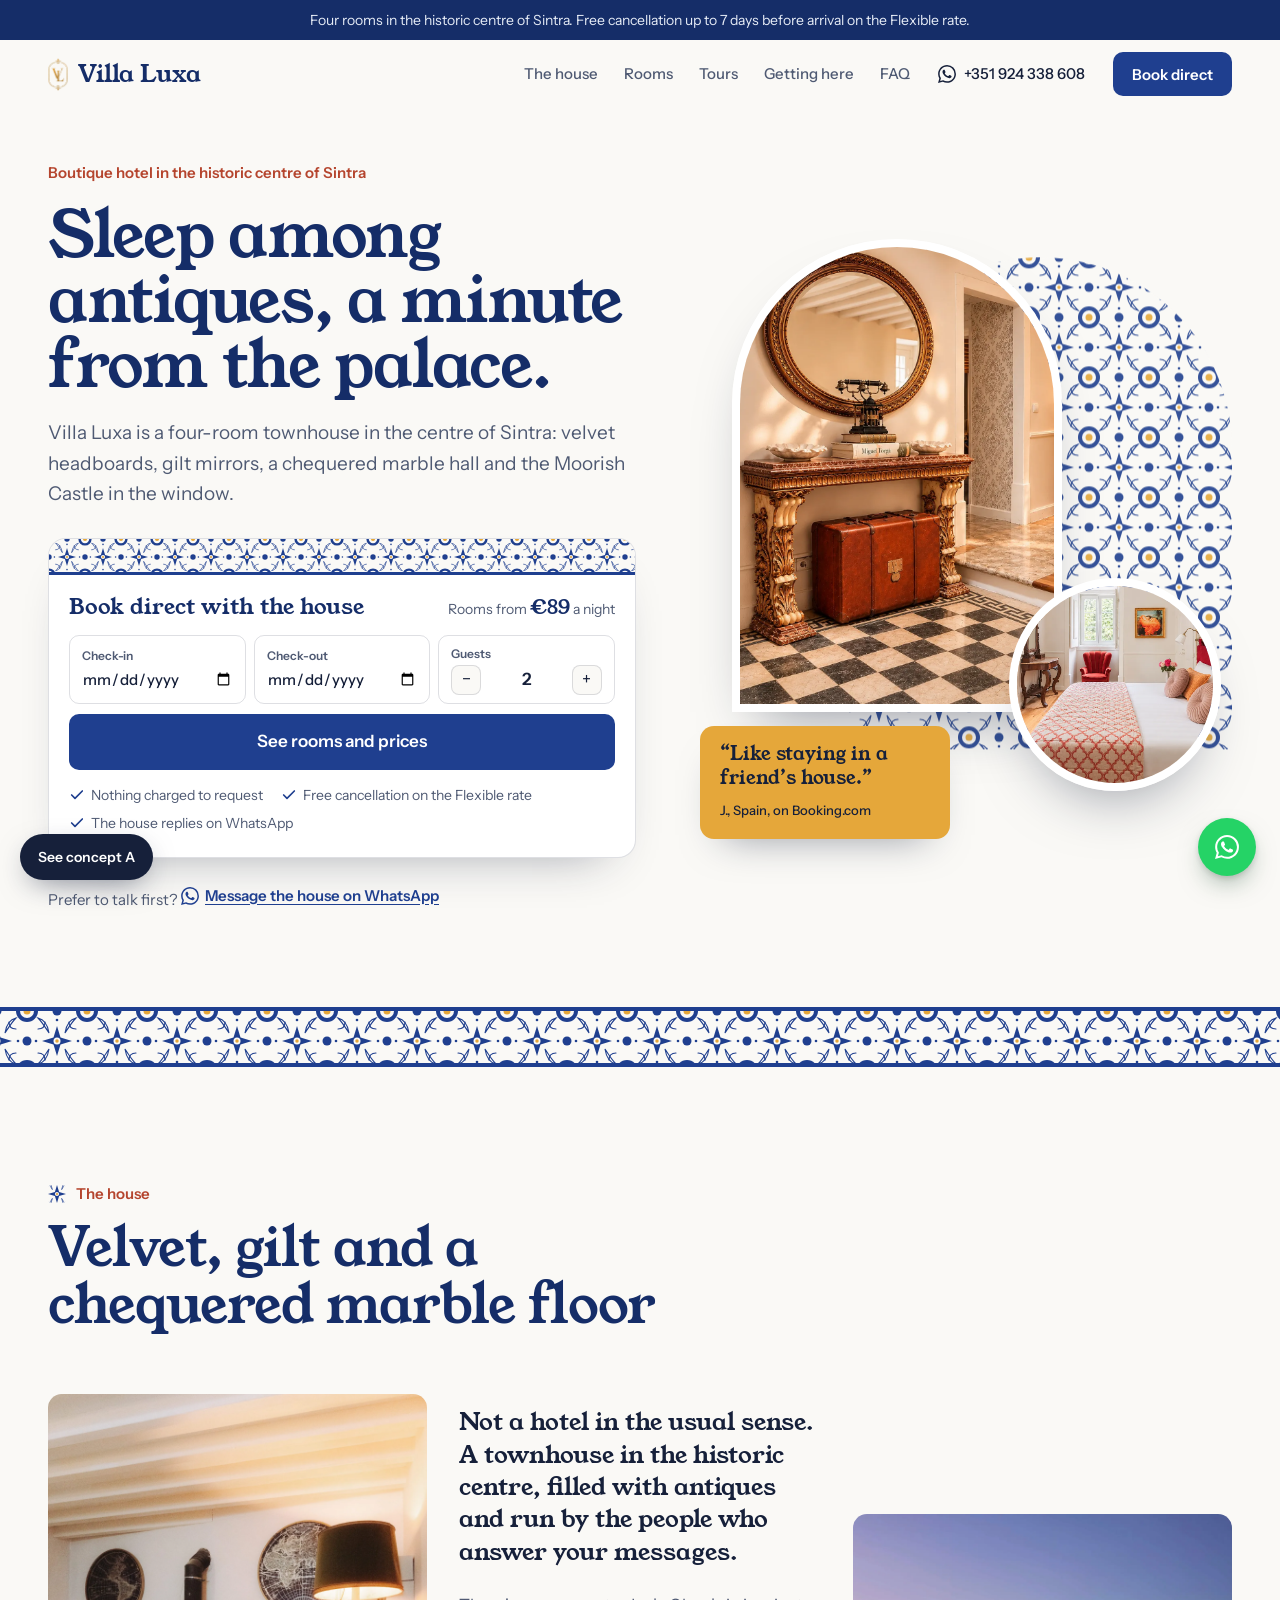
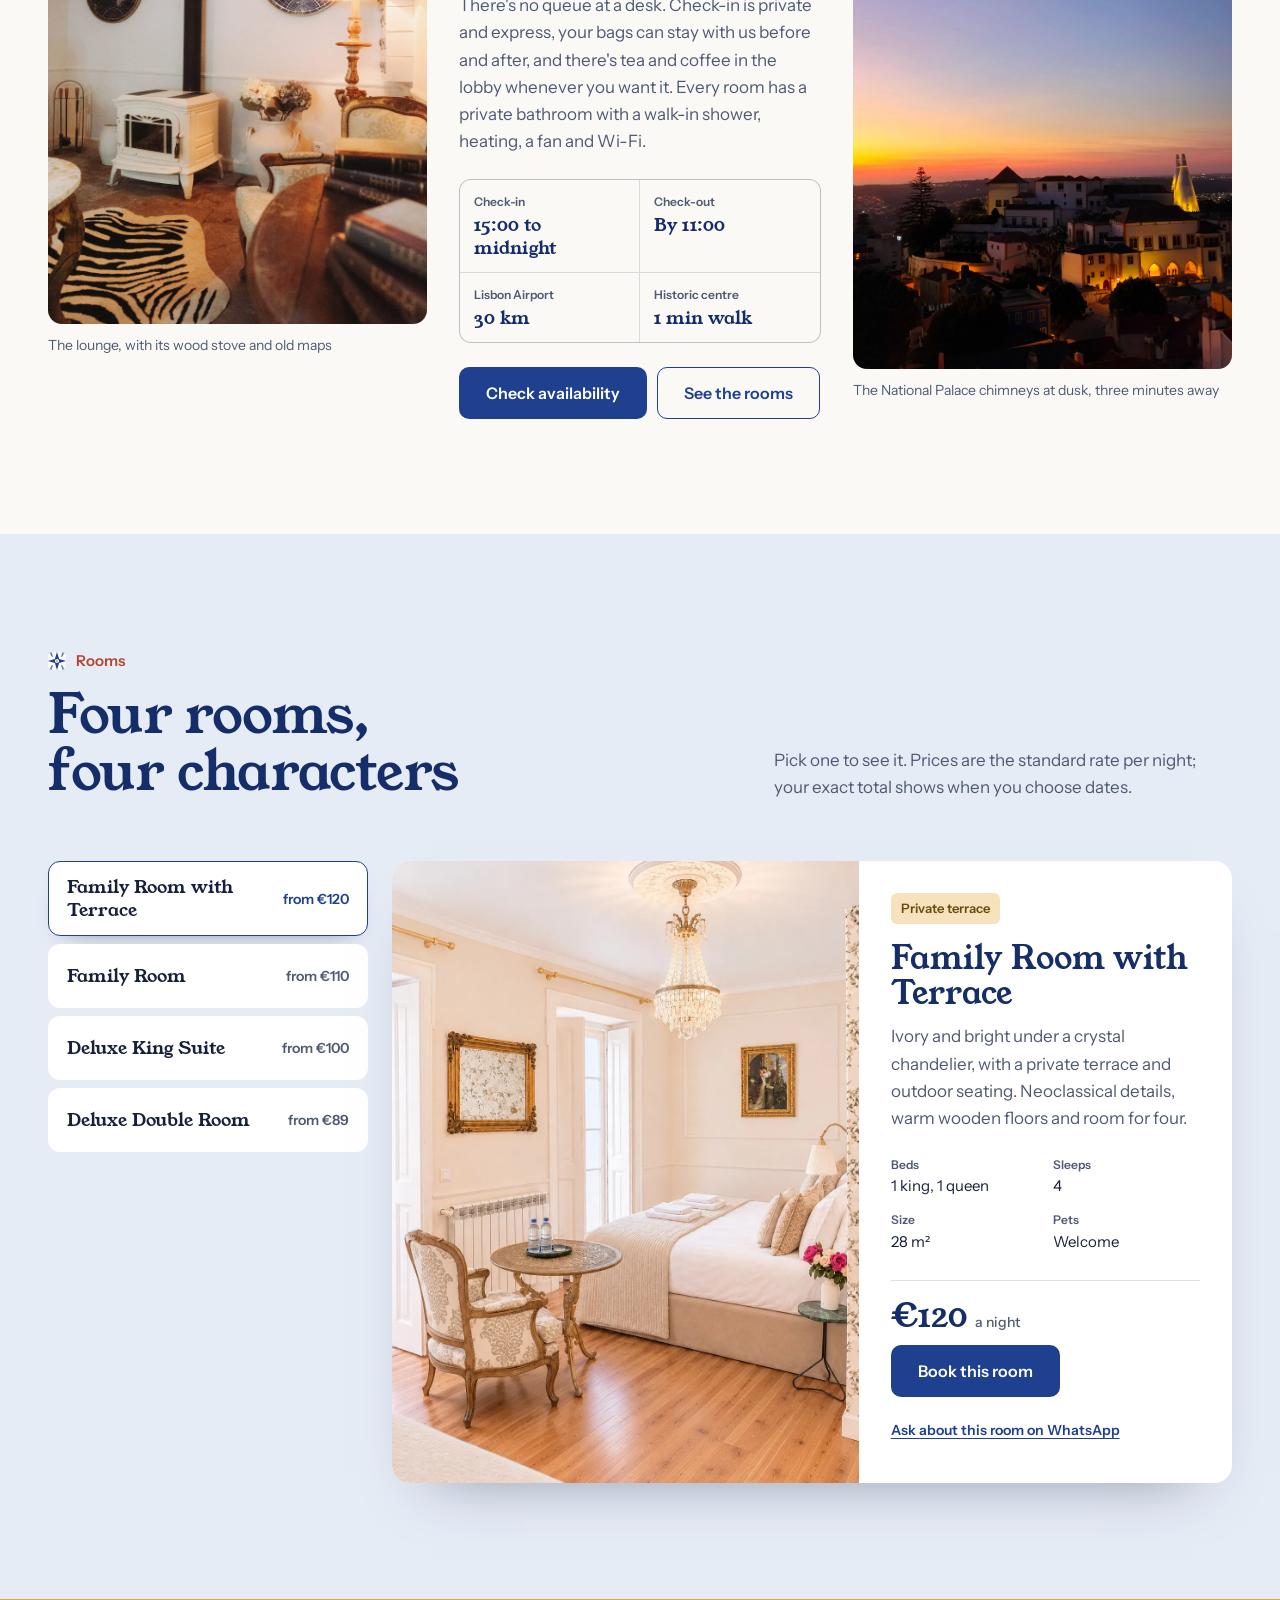
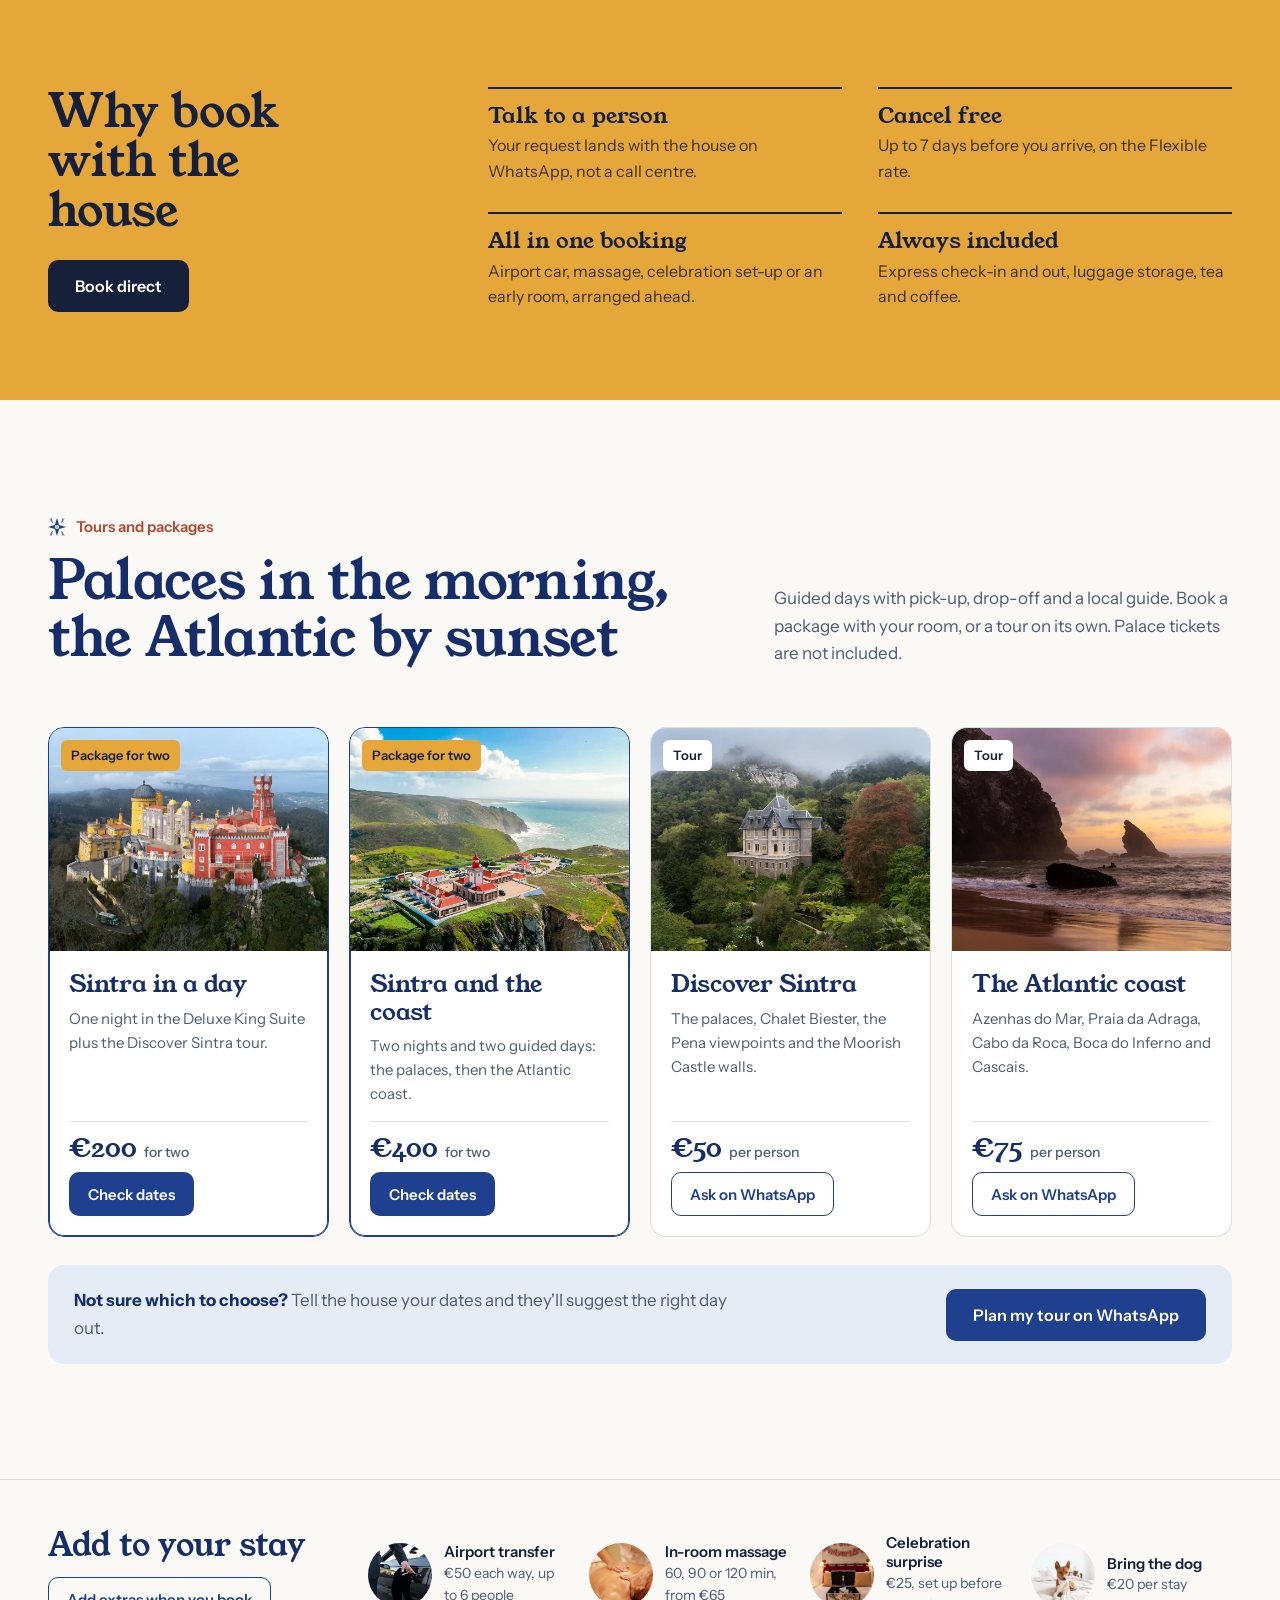
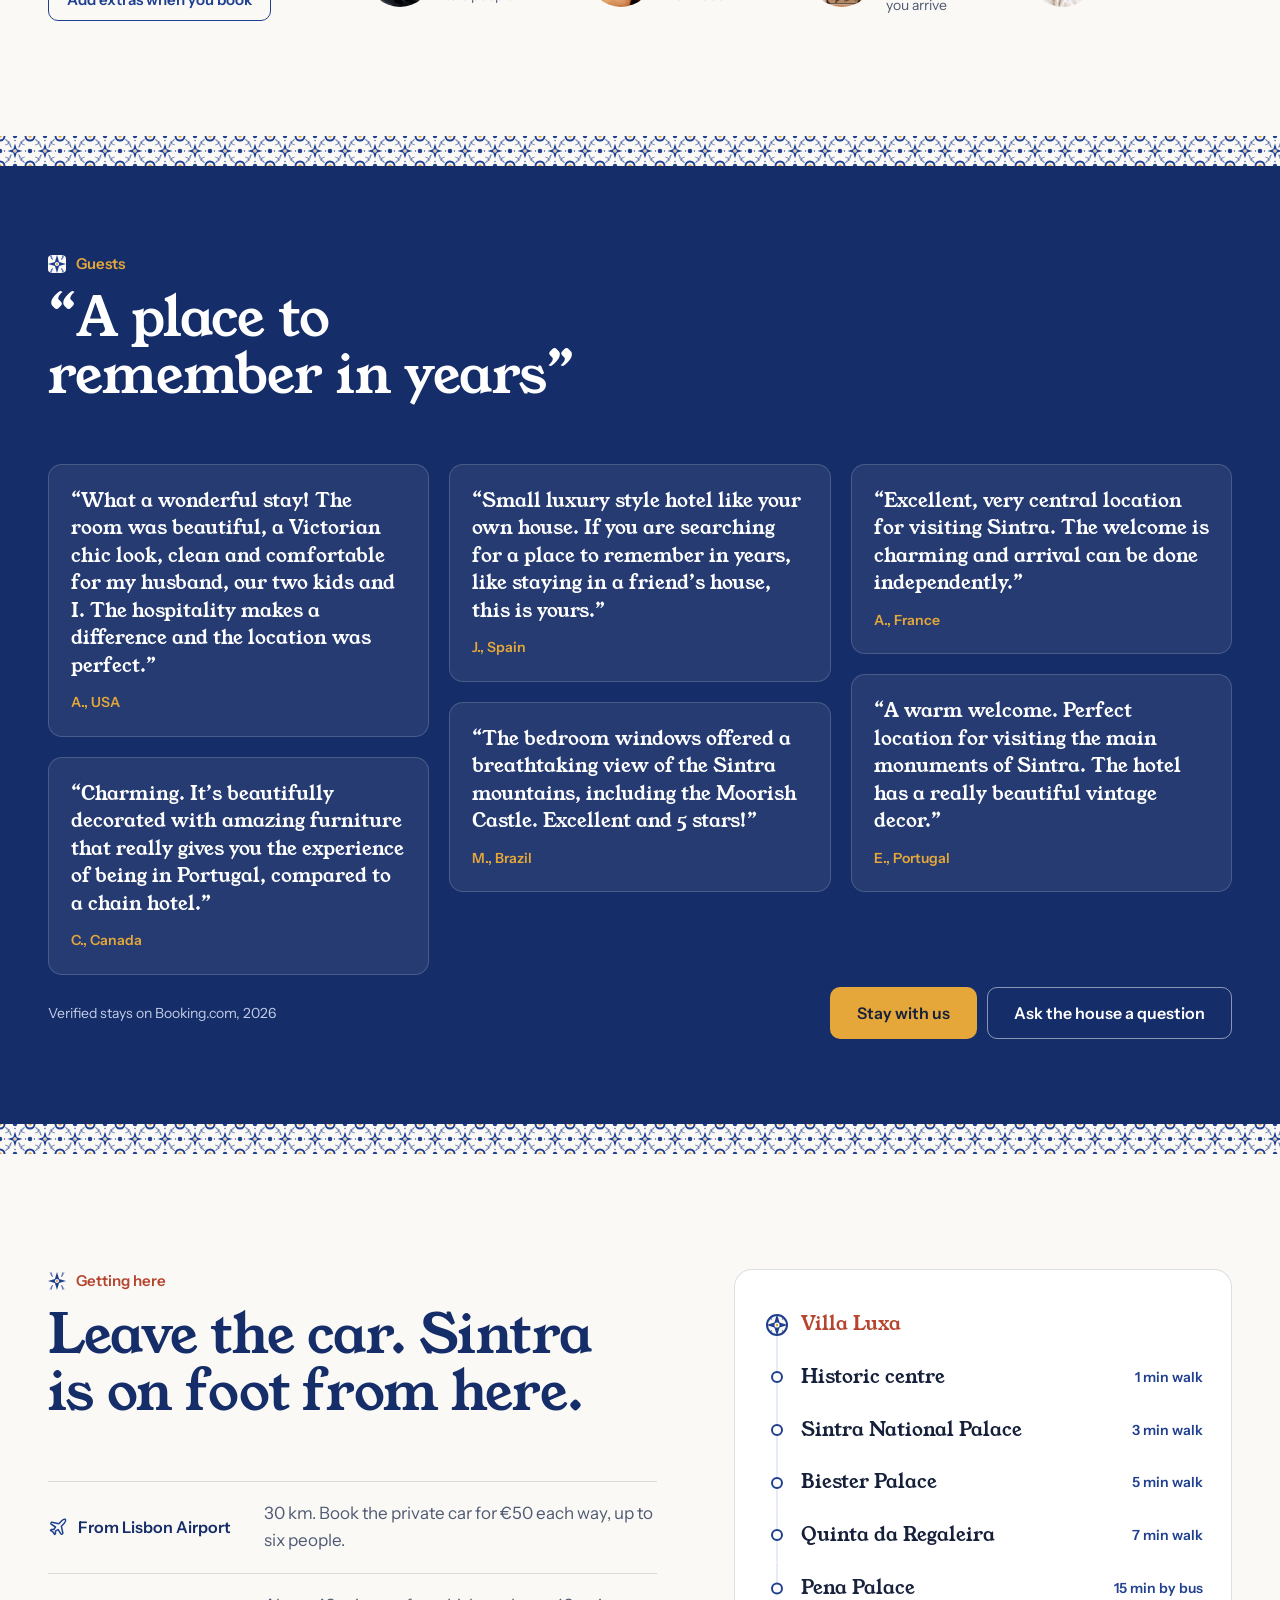
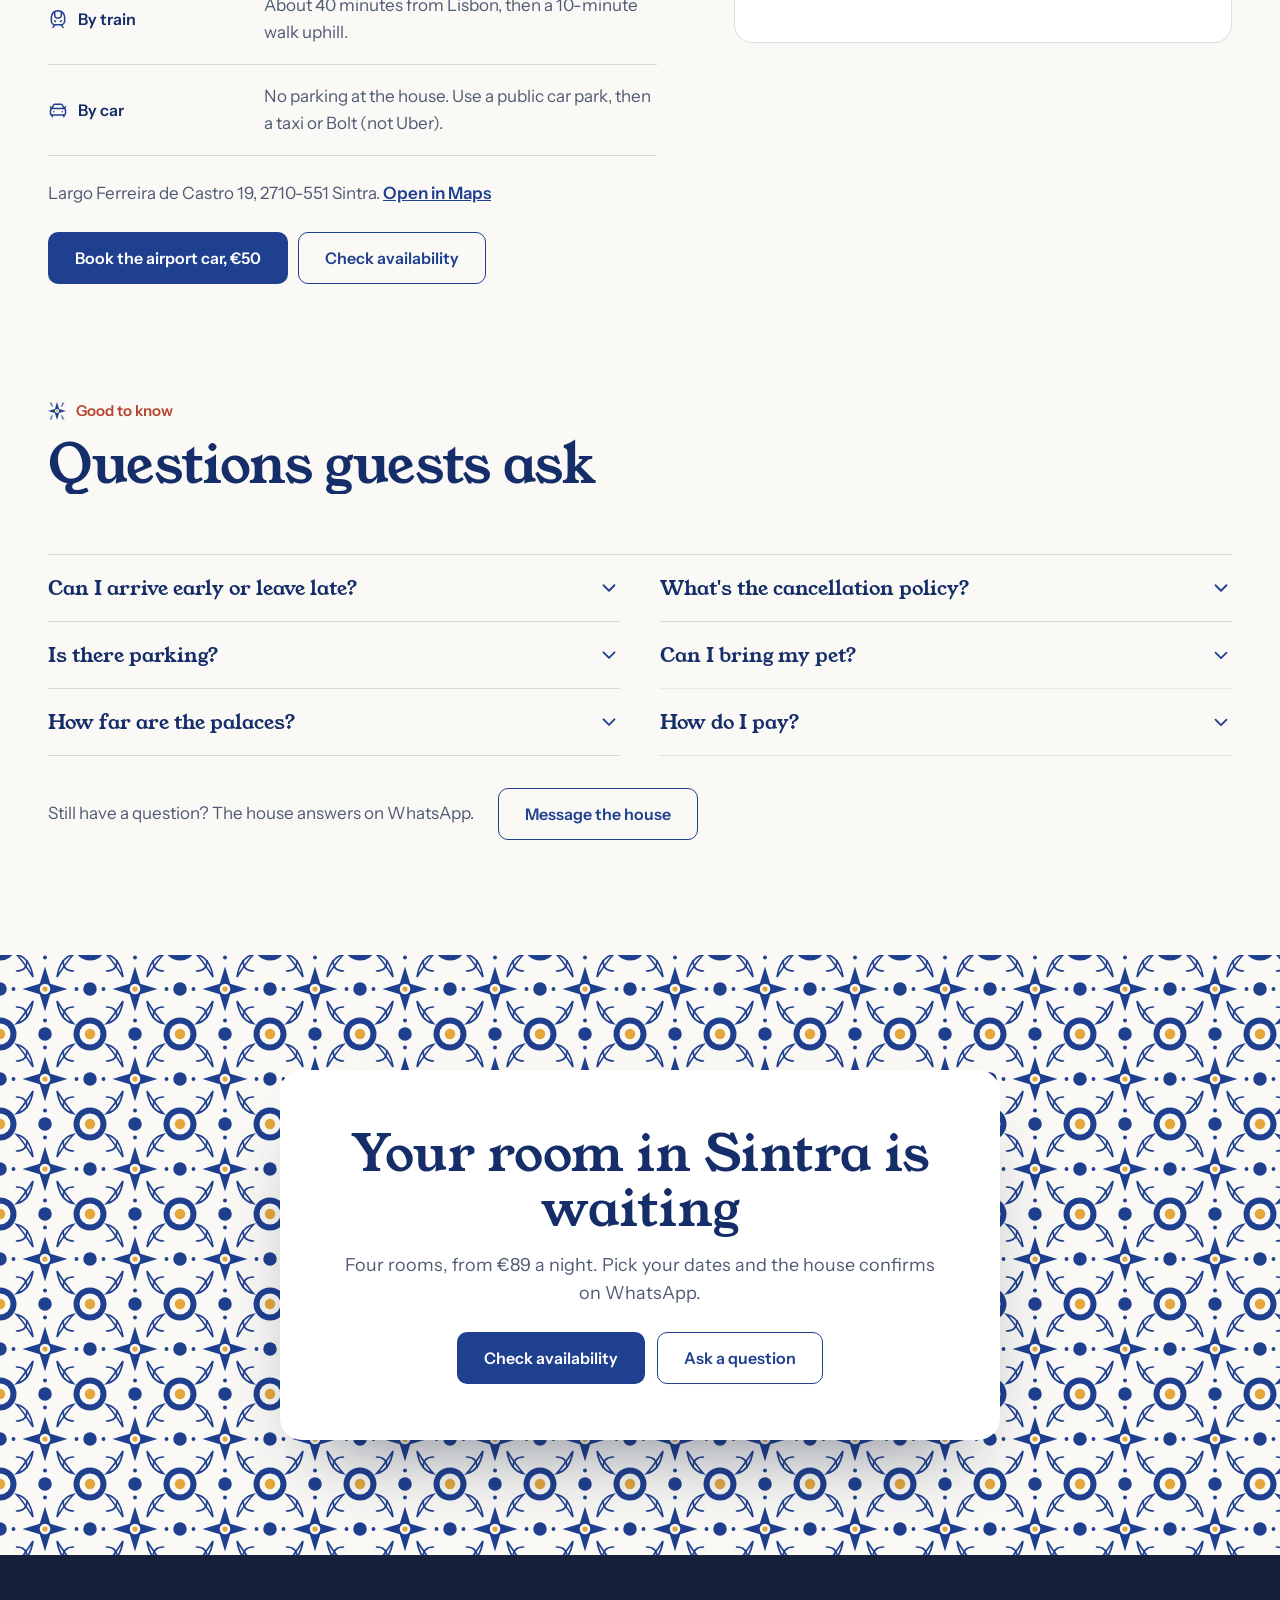
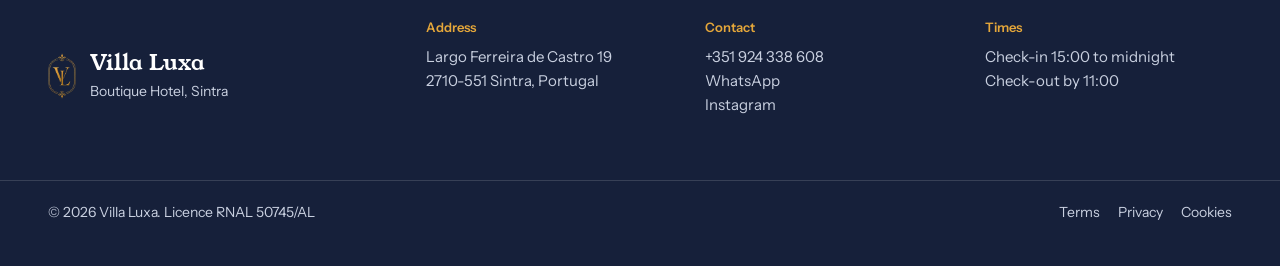
<file: b/index.html>
<!doctype html>
<html lang="en">
<head>
<meta charset="utf-8">
<meta name="viewport" content="width=device-width, initial-scale=1">
<title>Villa Luxa · Boutique hotel in the heart of Sintra</title>
<meta name="description" content="Four antique-filled rooms one minute from Sintra's historic centre, from €89 a night. Guided tours to the palaces and the Atlantic coast. Book direct with the house.">
<link rel="preconnect" href="https://fonts.googleapis.com">
<link rel="preconnect" href="https://fonts.gstatic.com" crossorigin>
<link href="https://fonts.googleapis.com/css2?family=Young+Serif&family=Instrument+Sans:wght@400..700&display=swap" rel="stylesheet">
<link rel="stylesheet" href="style.css">
<link rel="stylesheet" href="../assets/css/motion.css">
<link rel="stylesheet" href="../assets/css/wa-fab.css">
<script>if(!matchMedia('(prefers-reduced-motion: reduce)').matches){document.documentElement.classList.add('js-motion');setTimeout(function(){document.documentElement.classList.remove('js-motion')},5000)}</script>
<link rel="icon" href="../assets/img/monogram.png">
</head>
<body>

<a class="skip" href="#main">Skip to content</a>

<div class="topline"><p>Four rooms in the historic centre of Sintra. Free cancellation up to 7 days before arrival on the Flexible rate.</p></div>

<header class="nav" data-nav>
  <div class="nav-in">
    <a class="brand" href="#top" aria-label="Villa Luxa, back to top">
      <img src="../assets/img/monogram.png" alt="" width="20" height="33">
      <span>Villa Luxa</span>
    </a>
    <nav class="nav-links" aria-label="Main">
      <a href="#house">The house</a>
      <a href="#rooms">Rooms</a>
      <a href="#tours">Tours</a>
      <a href="#visit">Getting here</a>
      <a href="#faq">FAQ</a>
    </nav>
    <a class="nav-wa" href="https://wa.me/351924338608" target="_blank" rel="noopener">
      <span class="i-wa" aria-hidden="true"></span>
      <span>+351 924 338 608</span>
    </a>
    <button class="btn btn-cobalt btn-sm" type="button" data-book-open>Book direct</button>
  </div>
</header>

<main id="main">

<!-- HERO -->
<section class="hero" id="top">
  <div class="hero-in">
    <div class="hero-copy">
      <p class="hero-place">Boutique hotel in the historic centre of Sintra</p>
      <h1>Sleep among antiques, a minute from the palace.</h1>
      <p class="hero-lede">Villa Luxa is a four-room townhouse in the centre of Sintra: velvet headboards, gilt mirrors, a chequered marble hall and the Moorish Castle in the window.</p>

      <form class="book-card" data-quick-book aria-label="Check availability">
        <div class="bc-tiles" aria-hidden="true"></div>
        <div class="bc-inner">
        <div class="bc-top">
          <p class="bc-title">Book direct with the house</p>
          <p class="bc-from">Rooms from <strong>€89</strong> a night</p>
        </div>
        <div class="bc-row">
          <label class="bc-field"><span>Check-in</span><input type="date" data-qb-in required></label>
          <label class="bc-field"><span>Check-out</span><input type="date" data-qb-out required></label>
          <div class="bc-field bc-guests"><span id="bc-g">Guests</span>
            <div class="bc-step" role="group" aria-labelledby="bc-g">
              <button type="button" data-qb-g="-1" aria-label="Fewer guests">−</button><output data-qb-guests>2</output><button type="button" data-qb-g="1" aria-label="More guests">+</button>
            </div>
          </div>
        </div>
        <button class="btn btn-cobalt bc-go" type="submit">See rooms and prices</button>
        <ul class="bc-perks">
          <li><i data-lucide="check" aria-hidden="true"></i>Nothing charged to request</li>
          <li><i data-lucide="check" aria-hidden="true"></i>Free cancellation on the Flexible rate</li>
          <li><i data-lucide="check" aria-hidden="true"></i>The house replies on WhatsApp</li>
        </ul>
        </div>
      </form>
      <p class="hero-alt">Prefer to talk first? <a href="https://wa.me/351924338608?text=Hello%20Villa%20Luxa%2C%20I%20have%20a%20question%20about%20staying%20with%20you." target="_blank" rel="noopener"><span class="i-wa" aria-hidden="true"></span>Message the house on WhatsApp</a></p>
    </div>

    <div class="hero-art">
      <div class="hero-tiles" aria-hidden="true"></div>
      <figure class="arch">
        <img src="../assets/img/hall-console.webp" alt="The entrance hall: a round gilt mirror over a carved marble-topped console, an antique telephone and a leather trunk, on a black and cream chequered floor.">
      </figure>
      <figure class="hero-round">
        <img src="../assets/img/king-suite.webp" alt="The Deluxe King Suite, with a red velvet headboard and a carved dressing table.">
      </figure>
      <blockquote class="hero-quote">
        <p>“Like staying in a friend’s house.”</p>
        <cite>J., Spain, on Booking.com</cite>
      </blockquote>
    </div>
  </div>
</section>

<div class="tileband" aria-hidden="true"></div>

<!-- THE HOUSE -->
<section class="house" id="house">
  <div class="wrap">
    <header class="chapter">
      <p class="chapter-label">The house</p>
      <h2>Velvet, gilt and a chequered marble floor</h2>
    </header>
    <div class="house-grid">
      <figure class="hg-a">
        <img src="../assets/img/lobby.webp" alt="The lounge: a white wood stove between framed world maps, a gilt floor lamp, an armchair and a zebra rug, under whitewashed beams." loading="lazy">
        <figcaption>The lounge, with its wood stove and old maps</figcaption>
      </figure>
      <div class="hg-text">
        <p class="big">Not a hotel in the usual sense. A townhouse in the historic centre, filled with antiques and run by the people who answer your messages.</p>
        <p>There's no queue at a desk. Check-in is private and express, your bags can stay with us before and after, and there's tea and coffee in the lobby whenever you want it. Every room has a private bathroom with a walk-in shower, heating, a fan and Wi-Fi.</p>
        <dl class="kv">
          <div><dt>Check-in</dt><dd>15:00 to midnight</dd></div>
          <div><dt>Check-out</dt><dd>By 11:00</dd></div>
          <div><dt>Lisbon Airport</dt><dd>30 km</dd></div>
          <div><dt>Historic centre</dt><dd>1 min walk</dd></div>
        </dl>
        <div class="cta-row">
          <button class="btn btn-cobalt" type="button" data-book-open>Check availability</button>
          <a class="btn btn-line" href="#rooms">See the rooms</a>
        </div>
      </div>
      <figure class="hg-b">
        <img src="../assets/img/dusk-sintra.webp" alt="Dusk over Sintra: the National Palace's conical chimneys lit gold above the rooftops." loading="lazy">
        <figcaption>The National Palace chimneys at dusk, three minutes away</figcaption>
      </figure>
    </div>
  </div>
</section>

<!-- ROOMS -->
<section class="rooms" id="rooms">
  <div class="wrap">
    <header class="chapter chapter-row">
      <div>
        <p class="chapter-label">Rooms</p>
        <h2>Four rooms, four characters</h2>
      </div>
      <p>Pick one to see it. Prices are the standard rate per night; your exact total shows when you choose dates.</p>
    </header>

    <div class="chooser" data-chooser>
      <div class="ch-tabs" role="tablist" aria-label="Rooms">
        <button role="tab" id="t-ft" aria-controls="p-ft" aria-selected="true"><span>Family Room with Terrace</span><em>from €120</em></button>
        <button role="tab" id="t-f" aria-controls="p-f" aria-selected="false" tabindex="-1"><span>Family Room</span><em>from €110</em></button>
        <button role="tab" id="t-k" aria-controls="p-k" aria-selected="false" tabindex="-1"><span>Deluxe King Suite</span><em>from €100</em></button>
        <button role="tab" id="t-d" aria-controls="p-d" aria-selected="false" tabindex="-1"><span>Deluxe Double Room</span><em>from €89</em></button>
      </div>

      <article class="ch-panel" role="tabpanel" id="p-ft" aria-labelledby="t-ft">
        <img src="../assets/img/family-terrace.webp" alt="Ivory room under a crystal chandelier: a carved round table, a patterned armchair and a tall window open onto the light." loading="lazy">
        <div class="ch-info">
          <p class="ch-badge">Private terrace</p>
          <h3>Family Room with Terrace</h3>
          <p>Ivory and bright under a crystal chandelier, with a private terrace and outdoor seating. Neoclassical details, warm wooden floors and room for four.</p>
          <ul class="spec"><li><strong>Beds</strong>1 king, 1 queen</li><li><strong>Sleeps</strong>4</li><li><strong>Size</strong>28 m²</li><li><strong>Pets</strong>Welcome</li></ul>
          <div class="ch-cta"><p class="price">€120 <small>a night</small></p><button class="btn btn-cobalt" type="button" data-book-open data-room="family-terrace">Book this room</button></div>
          <a class="ch-ask" href="https://wa.me/351924338608?text=Hello%20Villa%20Luxa%2C%20I%20have%20a%20question%20about%20the%20Family%20Room%20with%20Terrace." target="_blank" rel="noopener">Ask about this room on WhatsApp</a>
        </div>
      </article>

      <article class="ch-panel" role="tabpanel" id="p-f" aria-labelledby="t-f" hidden>
        <img src="../assets/img/family-room.webp" alt="Family room under exposed timber rafters: a king bed with teal cushions, a second bed beyond and a carved console under a gilt mirror." loading="lazy">
        <div class="ch-info">
          <p class="ch-badge">Castle view</p>
          <h3>Family Room</h3>
          <p>Exposed timber beams, teal velvet and a view up to the Moorish Castle and the Sintra hills, with a king and a queen bed for families.</p>
          <ul class="spec"><li><strong>Beds</strong>1 king, 1 queen</li><li><strong>Sleeps</strong>4</li><li><strong>Size</strong>28 m²</li><li><strong>Pets</strong>Welcome</li></ul>
          <div class="ch-cta"><p class="price">€110 <small>a night</small></p><button class="btn btn-cobalt" type="button" data-book-open data-room="family">Book this room</button></div>
          <a class="ch-ask" href="https://wa.me/351924338608?text=Hello%20Villa%20Luxa%2C%20I%20have%20a%20question%20about%20the%20Family%20Room." target="_blank" rel="noopener">Ask about this room on WhatsApp</a>
        </div>
      </article>

      <article class="ch-panel" role="tabpanel" id="p-k" aria-labelledby="t-k" hidden>
        <img src="../assets/img/king-suite.webp" alt="Suite with a red velvet headboard, orange and pink cushions, an antique carved dressing table and a red armchair by the window." loading="lazy">
        <div class="ch-info">
          <p class="ch-badge">For two</p>
          <h3>Deluxe King Suite</h3>
          <p>Red velvet headboard, a carved dressing table and a shell-back armchair by windows full of green. Comfortable, warm and very Sintra.</p>
          <ul class="spec"><li><strong>Bed</strong>1 king</li><li><strong>Sleeps</strong>2</li><li><strong>Size</strong>22 m²</li><li><strong>Pets</strong>Welcome</li></ul>
          <div class="ch-cta"><p class="price">€100 <small>a night</small></p><button class="btn btn-cobalt" type="button" data-book-open data-room="king-suite">Book this room</button></div>
          <a class="ch-ask" href="https://wa.me/351924338608?text=Hello%20Villa%20Luxa%2C%20I%20have%20a%20question%20about%20the%20Deluxe%20King%20Suite." target="_blank" rel="noopener">Ask about this room on WhatsApp</a>
        </div>
      </article>

      <article class="ch-panel" role="tabpanel" id="p-d" aria-labelledby="t-d" hidden>
        <img src="../assets/img/deluxe-double.webp" alt="Pale blue double room: a navy velvet headboard between brass reading lamps and an oval mirror in a tall blue frame." loading="lazy">
        <div class="ch-info">
          <p class="ch-badge">Best value</p>
          <h3>Deluxe Double Room</h3>
          <p>Pastel blue, a navy velvet headboard and brass reading lamps. Small, romantic and the best value in the house.</p>
          <ul class="spec"><li><strong>Bed</strong>1 double</li><li><strong>Sleeps</strong>2</li><li><strong>Size</strong>18 m²</li><li><strong>Pets</strong>Not in this room</li></ul>
          <div class="ch-cta"><p class="price">€89 <small>a night</small></p><button class="btn btn-cobalt" type="button" data-book-open data-room="double">Book this room</button></div>
          <a class="ch-ask" href="https://wa.me/351924338608?text=Hello%20Villa%20Luxa%2C%20I%20have%20a%20question%20about%20the%20Deluxe%20Double%20Room." target="_blank" rel="noopener">Ask about this room on WhatsApp</a>
        </div>
      </article>
    </div>
  </div>
</section>

<!-- DIRECT -->
<section class="direct">
  <div class="wrap direct-in">
    <div>
      <h2>Why book with the house</h2>
      <button class="btn btn-ink" type="button" data-book-open>Book direct</button>
    </div>
    <ul>
      <li><h3>Talk to a person</h3><p>Your request lands with the house on WhatsApp, not a call centre.</p></li>
      <li><h3>Cancel free</h3><p>Up to 7 days before you arrive, on the Flexible rate.</p></li>
      <li><h3>All in one booking</h3><p>Airport car, massage, celebration set-up or an early room, arranged ahead.</p></li>
      <li><h3>Always included</h3><p>Express check-in and out, luggage storage, tea and coffee.</p></li>
    </ul>
  </div>
</section>

<!-- TOURS -->
<section class="tours" id="tours">
  <div class="wrap">
    <header class="chapter chapter-row">
      <div>
        <p class="chapter-label">Tours and packages</p>
        <h2>Palaces in the morning, the Atlantic by sunset</h2>
      </div>
      <p>Guided days with pick-up, drop-off and a local guide. Book a package with your room, or a tour on its own. Palace tickets are not included.</p>
    </header>

    <div class="tour-grid">
      <article class="tcard tcard-pkg">
        <div class="tcard-img"><img src="../assets/img/pena-tour.webp" alt="Pena Palace from the air: red clock tower and yellow domed wings on a wooded crag." loading="lazy"><span class="tag">Package for two</span></div>
        <div class="tcard-body">
          <h3>Sintra in a day</h3>
          <p>One night in the Deluxe King Suite plus the Discover Sintra tour.</p>
          <div class="tcard-foot"><p class="price">€200 <small>for two</small></p><a class="btn btn-cobalt btn-sm" href="#" data-tour="sintra-day">Check dates</a></div>
        </div>
      </article>
      <article class="tcard tcard-pkg">
        <div class="tcard-img"><img src="../assets/img/cabo-da-roca.webp" alt="Cabo da Roca from the air: the red-topped lighthouse on the clifftop above the Atlantic." loading="lazy"><span class="tag">Package for two</span></div>
        <div class="tcard-body">
          <h3>Sintra and the coast</h3>
          <p>Two nights and two guided days: the palaces, then the Atlantic coast.</p>
          <div class="tcard-foot"><p class="price">€400 <small>for two</small></p><a class="btn btn-cobalt btn-sm" href="#" data-tour="sintra-coast">Check dates</a></div>
        </div>
      </article>
      <article class="tcard">
        <div class="tcard-img"><img src="../assets/img/chalet-biester.webp" alt="Chalet Biester's slate roofs among tree ferns, the Moorish Castle's crag behind in mist." loading="lazy"><span class="tag tag-light">Tour</span></div>
        <div class="tcard-body">
          <h3>Discover Sintra</h3>
          <p>The palaces, Chalet Biester, the Pena viewpoints and the Moorish Castle walls.</p>
          <div class="tcard-foot"><p class="price">€50 <small>per person</small></p><a class="btn btn-line btn-sm" href="#" data-tour="discover-sintra">Ask on WhatsApp</a></div>
        </div>
      </article>
      <article class="tcard">
        <div class="tcard-img"><img src="../assets/img/praia-adraga.webp" alt="Praia da Adraga at sunset: wet sand, a dark cliff and a sea stack against a pink and gold sky." loading="lazy"><span class="tag tag-light">Tour</span></div>
        <div class="tcard-body">
          <h3>The Atlantic coast</h3>
          <p>Azenhas do Mar, Praia da Adraga, Cabo da Roca, Boca do Inferno and Cascais.</p>
          <div class="tcard-foot"><p class="price">€75 <small>per person</small></p><a class="btn btn-line btn-sm" href="#" data-tour="atlantic-coast">Ask on WhatsApp</a></div>
        </div>
      </article>
    </div>
    <div class="tours-more">
      <p><strong>Not sure which to choose?</strong> Tell the house your dates and they'll suggest the right day out.</p>
      <a class="btn btn-cobalt" href="https://wa.me/351924338608?text=Hello%20Villa%20Luxa%2C%20could%20you%20help%20me%20plan%20a%20tour%20during%20my%20stay%3F" target="_blank" rel="noopener">Plan my tour on WhatsApp</a>
    </div>
  </div>
</section>

<!-- EXTRAS -->
<section class="extras">
  <div class="wrap extras-in">
    <div>
      <h2>Add to your stay</h2>
      <button class="btn btn-line btn-sm extras-cta" type="button" data-book-open>Add extras when you book</button>
    </div>
    <ul>
      <li><img src="../assets/img/airport-transfer.webp" alt="" loading="lazy"><div><h3>Airport transfer</h3><p>€50 each way, up to 6 people</p></div></li>
      <li><img src="../assets/img/massage.webp" alt="" loading="lazy"><div><h3>In-room massage</h3><p>60, 90 or 120 min, from €65</p></div></li>
      <li><img src="../assets/img/celebration.webp" alt="" loading="lazy"><div><h3>Celebration surprise</h3><p>€25, set up before you arrive</p></div></li>
      <li><img src="../assets/img/pet.webp" alt="" loading="lazy"><div><h3>Bring the dog</h3><p>€20 per stay</p></div></li>
    </ul>
  </div>
</section>

<!-- REVIEWS -->
<section class="reviews" id="reviews">
  <div class="wrap">
    <header class="chapter chapter-light">
      <p class="chapter-label">Guests</p>
      <h2>“A place to remember in years”</h2>
    </header>
    <div class="rv-cols">
      <figure><blockquote><p>“What a wonderful stay! The room was beautiful, a Victorian chic look, clean and comfortable for my husband, our two kids and I. The hospitality makes a difference and the location was perfect.”</p></blockquote><figcaption>A., USA</figcaption></figure>
      <figure><blockquote><p>“Charming. It’s beautifully decorated with amazing furniture that really gives you the experience of being in Portugal, compared to a chain hotel.”</p></blockquote><figcaption>C., Canada</figcaption></figure>
      <figure><blockquote><p>“Small luxury style hotel like your own house. If you are searching for a place to remember in years, like staying in a friend’s house, this is yours.”</p></blockquote><figcaption>J., Spain</figcaption></figure>
      <figure><blockquote><p>“The bedroom windows offered a breathtaking view of the Sintra mountains, including the Moorish Castle. Excellent and 5 stars!”</p></blockquote><figcaption>M., Brazil</figcaption></figure>
      <figure><blockquote><p>“Excellent, very central location for visiting Sintra. The welcome is charming and arrival can be done independently.”</p></blockquote><figcaption>A., France</figcaption></figure>
      <figure><blockquote><p>“A warm welcome. Perfect location for visiting the main monuments of Sintra. The hotel has a really beautiful vintage decor.”</p></blockquote><figcaption>E., Portugal</figcaption></figure>
    </div>
    <div class="rv-foot">
      <p class="rv-note">Verified stays on Booking.com, 2026</p>
      <div class="cta-row">
        <button class="btn btn-ochre" type="button" data-book-open>Stay with us</button>
        <a class="btn btn-ghost-light" href="https://wa.me/351924338608" target="_blank" rel="noopener">Ask the house a question</a>
      </div>
    </div>
  </div>
</section>

<!-- VISIT -->
<section class="visit" id="visit">
  <div class="wrap visit-in">
    <div>
      <header class="chapter">
        <p class="chapter-label">Getting here</p>
        <h2>Leave the car. Sintra is on foot from here.</h2>
      </header>
      <div class="how">
        <div><h3><i data-lucide="plane" aria-hidden="true"></i>From Lisbon Airport</h3><p>30 km. Book the private car for €50 each way, up to six people.</p></div>
        <div><h3><i data-lucide="train-front" aria-hidden="true"></i>By train</h3><p>About 40 minutes from Lisbon, then a 10-minute walk uphill.</p></div>
        <div><h3><i data-lucide="car-front" aria-hidden="true"></i>By car</h3><p>No parking at the house. Use a public car park, then a taxi or Bolt (not Uber).</p></div>
      </div>
      <p class="address">Largo Ferreira de Castro 19, 2710-551 Sintra. <a href="https://maps.google.com/?q=Largo+Ferreira+de+Castro+19,+Sintra" target="_blank" rel="noopener">Open in Maps</a></p>
      <div class="cta-row">
        <a class="btn btn-cobalt" href="https://wa.me/351924338608?text=Hello%20Villa%20Luxa%2C%20I%20would%20like%20to%20book%20an%20airport%20transfer." target="_blank" rel="noopener">Book the airport car, €50</a>
        <button class="btn btn-line" type="button" data-book-open>Check availability</button>
      </div>
    </div>
    <ol class="route" aria-label="Walking times from Villa Luxa">
      <li class="route-home"><span>Villa Luxa</span></li>
      <li><span>Historic centre</span><em>1 min walk</em></li>
      <li><span>Sintra National Palace</span><em>3 min walk</em></li>
      <li><span>Biester Palace</span><em>5 min walk</em></li>
      <li><span>Quinta da Regaleira</span><em>7 min walk</em></li>
      <li><span>Pena Palace</span><em>15 min by bus</em></li>
    </ol>
  </div>
</section>

<!-- FAQ -->
<section class="faq" id="faq">
  <div class="wrap">
    <header class="chapter">
      <p class="chapter-label">Good to know</p>
      <h2>Questions guests ask</h2>
    </header>
    <div class="faq-cols">
      <details><summary>Can I arrive early or leave late?<i data-lucide="chevron-down" aria-hidden="true"></i></summary><p>Early check-in is €20 (room from 12:00). Late check-out is €20 (keep it until 14:00). Add either when you book.</p></details>
      <details><summary>What's the cancellation policy?<i data-lucide="chevron-down" aria-hidden="true"></i></summary><p>On the Flexible rate, cancel free up to 7 days before arrival; closer to the date a charge may apply. Non-refundable bookings can't be cancelled free of charge.</p></details>
      <details><summary>Is there parking?<i data-lucide="chevron-down" aria-hidden="true"></i></summary><p>Not at the house, and the historic centre is one-way streets. Leave the car in a nearby public car park and take a taxi or Bolt to the door.</p></details>
      <details><summary>Can I bring my pet?<i data-lucide="chevron-down" aria-hidden="true"></i></summary><p>Yes, for €20 per stay, in every room except the Deluxe Double. Let us know in advance.</p></details>
      <details><summary>How far are the palaces?<i data-lucide="chevron-down" aria-hidden="true"></i></summary><p>The National Palace is 3 minutes on foot, Quinta da Regaleira 7, and Pena 15 minutes by bus.</p></details>
      <details><summary>How do I pay?<i data-lucide="chevron-down" aria-hidden="true"></i></summary><p>Send your request and the house confirms availability and the price on WhatsApp. Card payment online is coming soon.</p></details>
    </div>
    <div class="faq-more">
      <p>Still have a question? The house answers on WhatsApp.</p>
      <a class="btn btn-line" href="https://wa.me/351924338608" target="_blank" rel="noopener">Message the house</a>
    </div>
  </div>
</section>

<!-- CLOSER -->
<section class="closer">
  <div class="closer-card">
    <h2>Your room in Sintra is waiting</h2>
    <p>Four rooms, from €89 a night. Pick your dates and the house confirms on WhatsApp.</p>
    <div class="closer-cta">
      <button class="btn btn-cobalt" type="button" data-book-open>Check availability</button>
      <a class="btn btn-line" href="https://wa.me/351924338608" target="_blank" rel="noopener">Ask a question</a>
    </div>
  </div>
</section>

</main>

<footer class="foot">
  <div class="wrap foot-in">
    <div class="foot-brand"><img src="../assets/img/monogram.png" alt="" width="28" height="46"><p>Villa Luxa<br><span>Boutique Hotel, Sintra</span></p></div>
    <div><h3>Address</h3><p>Largo Ferreira de Castro 19<br>2710-551 Sintra, Portugal</p></div>
    <div><h3>Contact</h3><p><a href="tel:+351924338608">+351 924 338 608</a><br><a href="https://wa.me/351924338608" target="_blank" rel="noopener">WhatsApp</a><br><a href="https://www.instagram.com/villa.luxa.sintra/" target="_blank" rel="noopener">Instagram</a></p></div>
    <div><h3>Times</h3><p>Check-in 15:00 to midnight<br>Check-out by 11:00</p></div>
  </div>
  <div class="wrap foot-legal"><p>© 2026 Villa Luxa. Licence RNAL 50745/AL</p><p><a href="#">Terms</a><a href="#">Privacy</a><a href="#">Cookies</a></p></div>
</footer>

<div class="mbar">
  <a class="mbar-wa" href="https://wa.me/351924338608" target="_blank" rel="noopener" aria-label="WhatsApp the house">
    <span class="i-wa i-wa-lg" aria-hidden="true"></span>
  </a>
  <p>From <strong>€89</strong> a night</p>
  <button class="btn btn-cobalt" type="button" data-book-open>Check dates</button>
</div>

<a class="wa-fab" href="https://wa.me/351924338608?text=Hello%20Villa%20Luxa%2C%20I%20have%20a%20question%20about%20staying%20with%20you." target="_blank" rel="noopener" aria-label="Chat with the house on WhatsApp">
  <span class="wa-fab-icon" aria-hidden="true"></span><span class="wa-fab-label">Chat with the house</span>
</a>

<div class="bk-scrim" hidden></div>
<aside id="booking" class="bk" data-img="../assets/img/"></aside>

<a class="concept-switch" href="../a/">See concept A</a>

<script src="../assets/js/booking.js"></script>
<script src="../assets/vendor/lucide.min.js"></script>
<script src="../assets/vendor/gsap.min.js"></script>
<script src="../assets/vendor/ScrollTrigger.min.js"></script>
<script src="../assets/vendor/SplitText.min.js"></script>
<script src="../assets/vendor/lenis.min.js"></script>
<script src="main.js"></script>
<script src="../assets/js/motion.js"></script>
</body>
</html>
</file>
<file: a/style.css>
/* Villa Luxa — Concept A "Salão" (v2, light)
   An ivory salon: paper and linen grounds, deep teal from the Family Room cushions,
   blush from the Deluxe King Suite, gilt from the mirrors, ink for text.
   Signature: the monogram's capsule frame with museum caption plates; a chequered marble band.
   Icons: Lucide (ISC) and the WhatsApp logo from Simple Icons (CC0). */

:root {
  --paper: #fbf8f3;
  --linen: #f2ebe1;
  --blush: #efdfd7;
  --white: #ffffff;
  --ink: #1f1b18;
  --ink-2: #4a433c;      /* body text on light, ~9:1 */
  --ink-3: #6b6259;      /* small meta text on light, ~5.6:1 */
  --teal: #1e5754;
  --teal-hi: #27706c;
  --teal-soft: #dbe8e5;
  --gilt: #a9823f;       /* frames and hairlines */
  --gilt-text: #85652c;  /* gold for small text, passes 4.5:1 on paper */
  --gilt-hi: #d7b26a;    /* gold on dark (hero, footer) */
  --line: rgba(31, 27, 24, .14);

  --display: 'Newsreader', Georgia, serif;
  --sans: 'Jost', 'Futura', system-ui, sans-serif;

  --wrap: 1240px;
  --pad: clamp(16px, 4vw, 48px);
  --sec: clamp(72px, 9vw, 128px);
}

*, *::before, *::after { box-sizing: border-box; }
html { scroll-behavior: smooth; -webkit-text-size-adjust: 100%; }
body {
  margin: 0;
  background: var(--paper);
  color: var(--ink);
  font: 400 17px/1.65 var(--sans);
  -webkit-font-smoothing: antialiased;
}
img, video { display: block; max-width: 100%; }
a { color: inherit; }
h1, h2, h3 { margin: 0; font-weight: 400; }
p { margin: 0 0 1em; }
button { font: inherit; color: inherit; }
:focus-visible { outline: 2px solid var(--teal); outline-offset: 3px; }

.skip { position: absolute; left: -999px; top: 8px; background: var(--teal); color: #fff; padding: 8px 14px; z-index: 100; }
.skip:focus { left: 8px; }

.wrap { max-width: var(--wrap); margin: 0 auto; padding: 0 var(--pad); }
.display {
  font-family: var(--display);
  font-weight: 500;
  font-size: clamp(34px, 4.4vw, 60px);
  line-height: 1.06;
  letter-spacing: -.01em;
  text-wrap: balance;
  color: var(--ink);
}

/* icons */
svg.lucide { flex: none; }
.i-wa { display: inline-block; flex: none; width: 18px; height: 18px; background: currentColor; -webkit-mask: url("../assets/icons/whatsapp.svg") center / contain no-repeat; mask: url("../assets/icons/whatsapp.svg") center / contain no-repeat; }

/* ---------- buttons ---------- */
.btn {
  display: inline-flex; align-items: center; justify-content: center; gap: 10px;
  min-height: 50px; padding: 0 26px;
  font: 500 15px/1 var(--sans); letter-spacing: .03em;
  text-decoration: none; cursor: pointer;
  border: 1.5px solid transparent; border-radius: 999px;
  transition: background-color .2s, color .2s, border-color .2s;
}
.btn-sm { min-height: 44px; padding: 0 20px; font-size: 14px; }
.btn-primary { background: var(--teal); color: #fff; }
.btn-primary:hover { background: var(--teal-hi); }
.btn-line { border-color: var(--ink); color: var(--ink); background: transparent; }
.btn-line:hover { background: var(--ink); color: var(--paper); }
.btn-ghost { border-color: rgba(255, 255, 255, .7); color: #fff; }
.btn-ghost:hover { background: rgba(255, 255, 255, .12); border-color: #fff; }

/* ---------- nav ---------- */
.nav { position: fixed; inset: 0 0 auto; z-index: 40; color: #fff; transition: background-color .3s, color .3s, box-shadow .3s; }
.nav.is-solid { background: rgba(251, 248, 243, .97); color: var(--ink); box-shadow: 0 1px 0 var(--line); backdrop-filter: blur(8px); }
.nav-in { max-width: 1400px; margin: 0 auto; padding: 14px var(--pad); display: flex; align-items: center; gap: 32px; }
.nav-brand { display: flex; align-items: center; gap: 12px; text-decoration: none; font: 500 23px/1 var(--display); letter-spacing: .01em; }
.nav-links { display: flex; gap: 28px; margin-left: auto; }
.nav-links a { text-decoration: none; font-size: 15px; font-weight: 500; padding: 10px 0; }
.nav-links a:hover { text-decoration: underline; text-underline-offset: 6px; }
.nav-actions { display: flex; align-items: center; gap: 14px; }
.nav-wa { display: flex; align-items: center; gap: 8px; text-decoration: none; font-size: 15px; font-weight: 500; min-height: 44px; padding: 0 6px; }
.nav-wa:hover { text-decoration: underline; text-underline-offset: 6px; }

/* ---------- hero ---------- */
.hero { position: relative; min-height: 100svh; display: flex; flex-direction: column; justify-content: flex-end; overflow: hidden; isolation: isolate; color: #fff; }
.hero-video { position: absolute; inset: 0; width: 100%; height: 100%; object-fit: cover; z-index: -2; }
.hero-scrim { position: absolute; inset: 0; z-index: -1; background:
  linear-gradient(180deg, rgba(20, 16, 12, .5) 0%, rgba(20, 16, 12, 0) 24%),
  linear-gradient(0deg, rgba(20, 16, 12, .82) 0%, rgba(20, 16, 12, .3) 50%, rgba(20, 16, 12, 0) 72%); }
.hero-in { max-width: var(--wrap); width: 100%; margin: 0 auto; padding: 0 var(--pad) 40px; }
.hero-kicker { font-size: 15px; font-weight: 500; letter-spacing: .06em; color: var(--gilt-hi); margin-bottom: 16px; }
.hero-title {
  font-family: var(--display); font-weight: 500;
  font-size: clamp(42px, 6.6vw, 96px); line-height: 1; letter-spacing: -.02em;
  max-width: 16ch; text-shadow: 0 2px 30px rgba(0, 0, 0, .25);
}
.hero-sub { max-width: 46ch; margin-top: 22px; font-size: 18px; color: rgba(255, 255, 255, .92); }

/* hero entrance is handled by GSAP in assets/js/motion.js */

/* quick-book bar */
.qb {
  position: relative; z-index: 2;
  max-width: calc(var(--wrap) - 2 * var(--pad)); width: calc(100% - 2 * var(--pad));
  margin: 0 auto 40px;
  display: grid; grid-template-columns: 1fr 1fr auto auto; align-items: stretch;
  background: var(--paper); color: var(--ink);
  border-radius: 999px; padding: 8px 8px 8px 12px;
  box-shadow: 0 30px 60px -30px rgba(0, 0, 0, .55);
}
.qb-field { display: flex; flex-direction: column; justify-content: center; padding: 6px 22px; border-right: 1px solid var(--line); min-height: 56px; }
.qb-field span { font-size: 12px; font-weight: 600; letter-spacing: .05em; color: var(--ink-3); }
.qb-field input { border: 0; background: transparent; font: 500 16px var(--sans); color: var(--ink); padding: 2px 0; min-height: 28px; }
.qb-guests { border-right: 0; }
.qb-step { display: flex; align-items: center; gap: 4px; }
.qb-step button { width: 32px; height: 32px; border-radius: 50%; border: 1px solid var(--line); background: var(--white); cursor: pointer; font-size: 18px; line-height: 1; }
.qb-step button:hover { border-color: var(--teal); color: var(--teal); }
.qb-step output { min-width: 26px; text-align: center; font-size: 16px; font-weight: 600; }
.qb-go { min-height: 60px; padding: 0 34px; }

/* ---------- proof strip ---------- */
.proof { background: var(--white); border-bottom: 1px solid var(--line); }
.proof-in { list-style: none; margin: 0 auto; padding: 24px var(--pad); max-width: 1400px; display: grid; grid-template-columns: repeat(4, minmax(0, 1fr)); gap: 24px; font-size: 15px; color: var(--ink-2); }
.proof-in strong { display: block; font: 500 23px/1.2 var(--display); color: var(--teal); margin-bottom: 2px; }

/* ---------- capsule frames (signature) ---------- */
.capsule { margin: 0; position: relative; border-radius: 999px; padding: 10px; border: 1.5px solid var(--gilt); background: var(--white); }
.capsule::before { content: ""; position: absolute; inset: 4px; border: 1px solid rgba(169, 130, 63, .35); border-radius: 999px; pointer-events: none; }
.capsule img { width: 100%; height: 100%; object-fit: cover; border-radius: 999px; }

/* museum caption plates */
.plate {
  position: absolute; left: 50%; bottom: -22px; transform: translateX(-50%);
  width: max-content; max-width: 92%;
  background: var(--white); color: var(--ink);
  border: 1px solid var(--gilt); border-radius: 3px;
  padding: 7px 14px 8px; text-align: center;
  font: italic 500 16px/1.25 var(--display);
  box-shadow: 0 8px 18px -12px rgba(31, 27, 24, .45);
}
.plate span { display: block; font: 500 12px/1.4 var(--sans); font-style: normal; letter-spacing: .04em; color: var(--ink-3); }

/* ---------- intro ---------- */
.intro { padding: var(--sec) 0; }
.intro-grid { display: grid; grid-template-columns: 1.05fr .95fr; gap: clamp(40px, 7vw, 110px); align-items: center; }
.intro-copy .display { max-width: 15ch; margin-bottom: 32px; }
.intro-copy > p { max-width: 54ch; color: var(--ink-2); font-size: 18px; }
.facts { margin: 36px 0 0; display: grid; grid-template-columns: repeat(2, minmax(0, 1fr)); border-top: 1px solid var(--line); }
.facts div { padding: 18px 18px 18px 0; border-bottom: 1px solid var(--line); }
.facts dt { font-size: 13px; font-weight: 600; letter-spacing: .04em; color: var(--teal); }
.facts dd { margin: 4px 0 0; font: 500 17px/1.4 var(--sans); color: var(--ink); }
.intro-pics { position: relative; display: grid; grid-template-columns: 1fr .62fr; align-items: end; gap: 20px; padding-bottom: 28px; }
.capsule-tall { aspect-ratio: 3 / 4.6; }
.capsule-small { aspect-ratio: 3 / 4.6; margin-bottom: 18%; }

/* ---------- chequered band ---------- */
.checker { height: 40px; background: repeating-conic-gradient(var(--ink) 0 25%, var(--paper) 0 50%) 0 0 / 40px 40px; }

/* ---------- section heads ---------- */
.sec-head { display: grid; grid-template-columns: 1fr 1fr; gap: 40px; align-items: end; margin-bottom: clamp(40px, 6vw, 72px); }
.sec-head p { max-width: 46ch; color: var(--ink-2); margin: 0; }

/* ---------- rooms ---------- */
.rooms { padding: var(--sec) 0; background: var(--linen); }
.room-list { display: grid; grid-template-columns: repeat(2, minmax(0, 1fr)); gap: clamp(32px, 5vw, 64px) clamp(24px, 4vw, 56px); }
.room:nth-child(even) { margin-top: 96px; }
.room-pic { margin: 0 0 24px; aspect-ratio: 4 / 3.9; border-radius: 999px 999px 6px 6px; overflow: hidden; border: 1.5px solid var(--gilt); padding: 10px; background: var(--white); }
.room-pic img { width: 100%; height: 100%; object-fit: cover; border-radius: 999px 999px 3px 3px; transition: transform 1.2s cubic-bezier(.2, .7, .2, 1); }
.room:hover .room-pic img { transform: scale(1.03); }
.room-tag { display: inline-block; font-size: 13px; font-weight: 600; letter-spacing: .03em; color: var(--teal); background: var(--teal-soft); padding: 4px 10px; border-radius: 999px; margin-bottom: 12px; }
.room h3 { font: 500 clamp(28px, 2.8vw, 38px)/1.08 var(--display); margin-bottom: 8px; }
.room-meta { font-size: 15px; font-weight: 500; color: var(--ink-3); }
.room-body > p:not([class]) { max-width: 44ch; color: var(--ink-2); }
.room-foot { display: flex; align-items: center; justify-content: space-between; gap: 16px; flex-wrap: wrap; border-top: 1px solid var(--line); padding-top: 20px; margin-top: 8px; }
.price { margin: 0; font: 500 28px/1 var(--sans); letter-spacing: -.01em; color: var(--ink); }
.price span { font: 500 14px var(--sans); color: var(--ink-3); margin-right: 4px; }
.price small { font: 500 14px var(--sans); color: var(--ink-3); }

/* ---------- direct ---------- */
.direct { background: var(--blush); padding: clamp(64px, 8vw, 104px) 0; }
.direct-grid { display: grid; grid-template-columns: .8fr 1.2fr; gap: clamp(40px, 6vw, 96px); }
.direct-grid .display { font-size: clamp(32px, 3.6vw, 48px); margin-bottom: 18px; }
.direct-grid > div > p { color: var(--ink-2); max-width: 40ch; }
.direct-list { list-style: none; margin: 0; padding: 0; display: grid; grid-template-columns: repeat(2, minmax(0, 1fr)); gap: 36px 40px; }
.direct-list svg { width: 26px; height: 26px; color: var(--teal); stroke-width: 1.6; margin-bottom: 12px; }
.direct-list h3 { font: 600 18px/1.3 var(--sans); margin-bottom: 4px; }
.direct-list p { color: var(--ink-2); font-size: 16px; margin: 0; }

/* ---------- tours ---------- */
.tours { padding-bottom: var(--sec); }
.tours-hero { position: relative; min-height: 72vh; display: flex; align-items: flex-end; isolation: isolate; color: #fff; }
.tours-hero img { position: absolute; inset: 0; width: 100%; height: 100%; object-fit: cover; z-index: -2; }
.tours-hero::after { content: ""; position: absolute; inset: 0; z-index: -1; background: linear-gradient(20deg, rgba(20, 16, 12, .78) 0%, rgba(20, 16, 12, .35) 45%, rgba(20, 16, 12, 0) 70%); }
.tours-hero-copy { width: 100%; padding-bottom: 64px; }
.tours-hero-copy .display { color: #fff; max-width: 14ch; font-size: clamp(38px, 5.4vw, 80px); margin-bottom: 18px; }
.tours-hero-copy p { max-width: 52ch; color: rgba(255, 255, 255, .92); font-size: 18px; }
.pkg-grid { display: grid; grid-template-columns: repeat(2, minmax(0, 1fr)); gap: 28px; margin-top: -48px; position: relative; }
.pkg { background: var(--white); border: 1px solid var(--line); border-radius: 10px; overflow: hidden; display: flex; flex-direction: column; box-shadow: 0 30px 60px -40px rgba(31, 27, 24, .45); }
.pkg img { aspect-ratio: 16 / 9; width: 100%; object-fit: cover; }
.pkg-body { padding: 28px 30px 30px; display: flex; flex-direction: column; flex: 1; }
.pkg-kind { font-size: 13px; font-weight: 600; letter-spacing: .03em; color: var(--gilt-text); margin-bottom: 6px; }
.pkg h3 { font: 500 32px/1.08 var(--display); margin-bottom: 10px; }
.pkg-body > p:not([class]) { color: var(--ink-2); }
.pkg-foot { display: flex; align-items: center; justify-content: space-between; gap: 16px; margin-top: auto; padding-top: 18px; border-top: 1px solid var(--line); flex-wrap: wrap; }
.pkg-foot .price small { margin-left: 4px; }
.tour-rows { margin-top: 36px; border-top: 1px solid var(--line); }
.tour-row { display: grid; grid-template-columns: 1.1fr 2fr auto; gap: 24px; align-items: center; padding: 24px 4px; border-bottom: 1px solid var(--line); text-decoration: none; transition: background-color .2s, padding .3s; }
.tour-row:hover { background: var(--white); padding-left: 18px; padding-right: 18px; }
.tour-name { font: 500 26px/1.15 var(--display); }
.tour-desc { color: var(--ink-2); font-size: 16px; }
.tour-price { color: var(--teal); font-size: 16px; font-weight: 600; white-space: nowrap; }
.fine { font-size: 14px; color: var(--ink-3); margin-top: 18px; }

/* ---------- extras ---------- */
.extras { background: var(--linen); padding: var(--sec) 0; }
.extras .sec-head { grid-template-columns: 1fr; justify-items: center; text-align: center; gap: 14px; }
.extras .sec-head .display { max-width: 18ch; }
.extra-grid { list-style: none; margin: 0; padding: 0; display: grid; grid-template-columns: repeat(4, minmax(0, 1fr)); gap: 28px; text-align: center; }
.extra-grid img { width: 100%; aspect-ratio: 1; object-fit: cover; border-radius: 50%; margin-bottom: 18px; border: 1.5px solid var(--gilt); padding: 6px; background: var(--white); }
.extra-grid h3 { font: 600 18px/1.3 var(--sans); margin-bottom: 2px; }
.extra-grid p { color: var(--ink-2); font-size: 15px; margin: 0; }

/* ---------- reviews ---------- */
.reviews { padding: var(--sec) 0; }
.feature-quote { margin: 0 auto clamp(56px, 7vw, 88px); max-width: 980px; text-align: center; }
.fq-mono { margin: 0 auto 26px; }
.feature-quote blockquote { margin: 0; }
.feature-quote p { font: italic 500 clamp(30px, 4vw, 54px)/1.14 var(--display); text-wrap: balance; }
.feature-quote figcaption { margin-top: 18px; font-size: 15px; font-weight: 500; color: var(--ink-3); }
.quote-grid { display: grid; grid-template-columns: repeat(4, minmax(0, 1fr)); gap: 20px; }
.quote-grid figure { margin: 0; background: var(--white); border: 1px solid var(--line); border-top: 3px solid var(--gilt); border-radius: 6px; padding: 22px; }
.quote-grid blockquote { margin: 0; }
.quote-grid p { font: 400 16.5px/1.6 var(--sans); color: var(--ink); }
.quote-grid figcaption { font-size: 14px; font-weight: 600; color: var(--teal); }
.verified { margin: 32px 0 0; font-size: 14px; color: var(--ink-3); text-align: center; }

/* ---------- visit ---------- */
.visit { padding: var(--sec) 0; background: var(--linen); }
.visit-grid { display: grid; grid-template-columns: .8fr 1.2fr; gap: clamp(40px, 7vw, 110px); align-items: center; }
.capsule-visit { aspect-ratio: 3 / 4.4; }
.visit .display { margin-bottom: 28px; max-width: 14ch; }
.walk { list-style: none; margin: 0 0 36px; padding: 0; border-top: 1px solid var(--line); }
.walk li { display: flex; justify-content: space-between; gap: 16px; padding: 15px 0; border-bottom: 1px solid var(--line); }
.walk li span:first-child { font: 500 21px/1.25 var(--display); }
.walk li span:last-child { color: var(--teal); font-size: 15px; font-weight: 600; white-space: nowrap; align-self: center; }
.arrive { display: grid; grid-template-columns: repeat(3, minmax(0, 1fr)); gap: 24px; }
.arrive h3 { font: 600 15px/1.3 var(--sans); color: var(--ink); margin-bottom: 6px; }
.arrive p { font-size: 15px; color: var(--ink-2); margin: 0; }
.addr { margin-top: 28px; font-size: 15px; color: var(--ink-2); }
.addr a { color: var(--teal); font-weight: 600; }

/* ---------- faq ---------- */
.faq { padding: var(--sec) 0; }
.faq-grid { display: grid; grid-template-columns: .8fr 1.2fr; gap: clamp(40px, 7vw, 110px); }
.faq-grid .display { margin-bottom: 18px; }
.faq-grid > div > p { color: var(--ink-2); max-width: 36ch; margin-bottom: 26px; }
.faq-list { border-top: 1px solid var(--line); }
.faq-list details { border-bottom: 1px solid var(--line); }
.faq-list summary { list-style: none; cursor: pointer; display: flex; justify-content: space-between; align-items: center; gap: 20px; padding: 20px 0; font: 500 21px/1.3 var(--display); min-height: 44px; }
.faq-list summary::-webkit-details-marker { display: none; }
.faq-list summary svg { width: 22px; height: 22px; color: var(--teal); transition: transform .25s; }
.faq-list details[open] summary svg { transform: rotate(180deg); }
.faq-list details p { color: var(--ink-2); max-width: 60ch; padding-bottom: 22px; margin: 0; }

/* ---------- closer ---------- */
.closer { position: relative; isolation: isolate; padding: clamp(96px, 12vw, 160px) 0; text-align: center; color: #fff; }
.closer::before { content: ""; position: absolute; inset: 0; z-index: -2; background: url("../assets/img/dusk-sintra.webp") center 40% / cover; }
.closer::after { content: ""; position: absolute; inset: 0; z-index: -1; background: rgba(20, 16, 12, .55); }
.closer-in img { margin: 0 auto 26px; }
.closer .display { color: #fff; font-size: clamp(42px, 6vw, 84px); margin-bottom: 16px; }
.closer p { color: rgba(255, 255, 255, .92); font-size: 18px; }
.closer-cta { display: flex; gap: 14px; justify-content: center; flex-wrap: wrap; margin-top: 28px; }

/* ---------- footer ---------- */
.foot { background: var(--ink); color: #d9d1c6; padding: 64px 0 28px; font-size: 15px; }
.foot-grid { display: grid; grid-template-columns: 1.3fr 1fr 1fr 1fr; gap: 32px; }
.foot-brand { display: flex; gap: 16px; align-items: center; }
.foot-brand p { font: 500 20px/1.25 var(--display); color: #fff; margin: 0; }
.foot h3 { font: 600 13px var(--sans); letter-spacing: .05em; color: var(--gilt-hi); margin-bottom: 10px; }
.foot a { text-decoration: none; }
.foot a:hover { color: #fff; text-decoration: underline; }
.foot-legal { display: flex; justify-content: space-between; gap: 16px; flex-wrap: wrap; margin-top: 48px; padding-top: 20px; border-top: 1px solid rgba(255, 255, 255, .14); font-size: 14px; }
.foot-legal a { margin-left: 18px; }

/* ---------- mobile bar + concept switch ---------- */
.mbar { display: none; }
.concept-switch {
  position: fixed; left: 20px; bottom: 20px; z-index: 30;
  background: var(--ink); color: #fff; text-decoration: none;
  font-size: 14px; font-weight: 500; padding: 12px 18px; border-radius: 999px;
  box-shadow: 0 10px 30px -10px rgba(0, 0, 0, .5);
}
.concept-switch:hover { background: var(--teal); }

/* ---------- booking panel (shared engine, A skin) ---------- */
.bk-scrim { position: fixed; inset: 0; background: rgba(20, 16, 12, .5); z-index: 60; }
.bk {
  position: fixed; top: 0; right: 0; bottom: 0; z-index: 70;
  width: min(540px, 100%);
  background: var(--paper); color: var(--ink);
  display: flex; flex-direction: column;
  transform: translateX(102%); transition: transform .45s cubic-bezier(.2, .7, .2, 1);
  visibility: hidden;
}
.bk-open .bk { transform: none; visibility: visible; }
.bk-open body { overflow: hidden; }
.bk-head { display: flex; justify-content: space-between; align-items: center; padding: 18px 28px; border-bottom: 1px solid var(--line); }
.bk-title { font: 500 30px/1 var(--display); }
.bk-close { width: 44px; height: 44px; border: 0; background: transparent; cursor: pointer; display: grid; place-items: center; border-radius: 50%; }
.bk-close:hover { background: var(--linen); }
.bk-body { flex: 1; overflow-y: auto; padding: 8px 28px 28px; }
.bk-step { padding: 22px 0; border-bottom: 1px solid var(--line); }
.bk-step:last-child { border-bottom: 0; }
.bk-step-title { display: flex; align-items: center; gap: 12px; font: 500 22px/1.2 var(--display); margin-bottom: 16px; }
.bk-step-title em { font: 500 14px var(--sans); color: var(--ink-3); margin-left: auto; font-style: normal; }
.bk-num { width: 28px; height: 28px; border-radius: 50%; background: var(--teal); color: #fff; display: grid; place-items: center; font: 600 13px var(--sans); }
.bk-dates { display: grid; grid-template-columns: 1fr 1fr; gap: 10px; }
.bk-field { display: flex; flex-direction: column; gap: 4px; background: var(--white); border: 1px solid var(--line); border-radius: 10px; padding: 10px 14px; }
.bk-field > span { font-size: 12px; font-weight: 600; letter-spacing: .04em; color: var(--ink-3); }
.bk-field input { border: 0; font: 500 16px var(--sans); color: var(--ink); background: transparent; padding: 0; min-height: 26px; }
.bk-guests { grid-column: 1 / -1; flex-direction: row; justify-content: space-between; align-items: center; }
.bk-stepper { display: flex; align-items: center; gap: 6px; }
.bk-stepper button { width: 36px; height: 36px; border-radius: 50%; border: 1px solid var(--line); background: var(--white); cursor: pointer; font-size: 18px; line-height: 1; }
.bk-stepper button:hover { border-color: var(--teal); color: var(--teal); }
.bk-stepper output { min-width: 24px; text-align: center; font-weight: 600; }
.bk-nights { font-size: 15px; color: var(--ink-2); margin: 12px 0 0; }
.bk-rooms { display: grid; gap: 10px; }
.bk-room { display: grid; grid-template-columns: 76px 1fr auto; gap: 14px; align-items: center; padding: 10px; border: 1px solid var(--line); border-radius: 12px; background: var(--white); transition: border-color .2s, box-shadow .2s; }
.bk-room.is-on { border-color: var(--teal); box-shadow: inset 0 0 0 1px var(--teal); background: #f6fbfa; }
.bk-room img { width: 76px; height: 76px; object-fit: cover; border-radius: 38px 38px 6px 6px; }
.bk-room-name { font: 500 19px/1.2 var(--display); margin: 0 0 2px; }
.bk-room-meta { font-size: 13px; color: var(--ink-3); margin: 0 0 2px; }
.bk-room-price { font-size: 14px; margin: 0; }
.bk-warn { margin: 12px 0 0; font-size: 14px; font-weight: 600; color: #9a3412; }
.bk-extras { display: grid; gap: 10px; }
.bk-extra { margin: 0; border: 1px solid var(--line); border-radius: 12px; padding: 12px 14px; background: var(--white); }
.bk-extra.is-disabled { opacity: .5; }
.bk-extra-name { float: left; width: 100%; font: 600 16px/1.3 var(--sans); padding: 0; }
.bk-extra-detail { clear: both; font-size: 13px; color: var(--ink-3); margin: 0 0 10px; padding-top: 2px; }
.bk-chips { display: flex; flex-wrap: wrap; gap: 8px; }
.bk-chip { min-height: 38px; padding: 0 14px; border-radius: 999px; border: 1px solid var(--line); background: transparent; cursor: pointer; font-size: 14px; font-weight: 500; }
.bk-chip:hover:not(:disabled) { border-color: var(--teal); }
.bk-chip[aria-pressed="true"] { background: var(--teal); color: #fff; border-color: var(--teal); }
.bk-chip:disabled { cursor: not-allowed; }
.bk-summary { border-top: 1px solid var(--line); padding: 18px 28px 22px; background: var(--linen); }
.bk-sum-lines p { display: flex; justify-content: space-between; gap: 12px; font-size: 14px; margin: 0 0 4px; }
.bk-sum-lines .bk-empty { color: var(--ink-3); }
.bk-total { display: flex; justify-content: space-between; align-items: baseline; margin: 10px 0 14px; padding-top: 10px; border-top: 1px solid var(--line); }
.bk-total span { font-size: 15px; font-weight: 600; }
.bk-total strong { font: 600 30px/1 var(--sans); }
.bk-cta { width: 100%; min-height: 54px; border: 0; border-radius: 999px; background: var(--teal); color: #fff; font: 600 16px var(--sans); cursor: pointer; }
.bk-cta:hover:not(:disabled) { background: var(--teal-hi); }
.bk-cta:disabled { background: #b8b0a6; cursor: not-allowed; }
.bk-fine { font-size: 12.5px; color: var(--ink-3); margin: 10px 0 0; line-height: 1.5; }

/* ---------- responsive ---------- */
@media (max-width: 1080px) {
  .nav-links { display: none; }
  .nav-actions { margin-left: auto; }
  .proof-in { grid-template-columns: repeat(2, minmax(0, 1fr)); }
  .quote-grid { grid-template-columns: repeat(2, minmax(0, 1fr)); }
  .extra-grid { grid-template-columns: repeat(2, minmax(0, 1fr)); }
}
@media (max-width: 860px) {
  .intro-grid, .direct-grid, .visit-grid, .faq-grid, .sec-head { grid-template-columns: 1fr; }
  .room-list, .pkg-grid { grid-template-columns: 1fr; }
  .room:nth-child(even) { margin-top: 0; }
  .direct-list { grid-template-columns: 1fr; gap: 28px; }
  .arrive { grid-template-columns: 1fr; }
  .tour-row { grid-template-columns: 1fr auto; }
  .tour-desc { grid-column: 1 / -1; grid-row: 2; }
  .foot-grid { grid-template-columns: 1fr 1fr; }
  .capsule-visit { max-width: 420px; }
  .pkg-grid { margin-top: 28px; }
  .qb { grid-template-columns: 1fr 1fr; border-radius: 22px; padding: 8px; gap: 0; }
  .qb-field { border-right: 0; border-bottom: 1px solid var(--line); }
  .qb-guests { grid-column: 1 / -1; flex-direction: row; justify-content: space-between; align-items: center; }
  .qb-go { grid-column: 1 / -1; margin-top: 8px; }
}
@media (max-width: 760px) {
  body { font-size: 16px; padding-bottom: 76px; }
  .nav-wa span:not(.i-wa) { display: none; }
  .nav-actions .btn { display: none; }
  .hero-in { padding-bottom: 104px; }
  .hero-sub { font-size: 16px; }
  .qb { display: none; }
  .proof-in { grid-template-columns: 1fr; gap: 14px; }
  .quote-grid { grid-template-columns: 1fr; }
  .extra-grid { grid-template-columns: repeat(2, minmax(0, 1fr)); gap: 20px; }
  .facts { grid-template-columns: 1fr; }
  .foot-grid { grid-template-columns: 1fr; }
  .concept-switch { display: none; }
  .mbar {
    display: flex; position: fixed; left: 0; right: 0; bottom: 0; z-index: 35;
    align-items: center; justify-content: space-between; gap: 12px;
    padding: 10px 16px calc(10px + env(safe-area-inset-bottom));
    background: var(--paper); border-top: 1px solid var(--line);
    box-shadow: 0 -10px 30px -20px rgba(31, 27, 24, .5);
  }
  .mbar p { margin: 0; font: 600 22px/1 var(--sans); }
  .mbar span, .mbar small { font: 500 13px var(--sans); color: var(--ink-3); }
  .mbar .btn { min-height: 48px; padding: 0 20px; }
  .bk-head, .bk-summary { padding-left: 18px; padding-right: 18px; }
  .bk-body { padding: 4px 18px 20px; }
}

@media (prefers-reduced-motion: reduce) {
  *, *::before, *::after { animation: none !important; transition: none !important; scroll-behavior: auto !important; }
}
</file>
<file: assets/css/motion.css>
/* Shared motion styles: Lenis recommended rules + pre-animation states for GSAP.
   html.js-motion is set by an inline script in <head> (skipped for reduced motion). */

html.lenis, html.lenis body { height: auto; }
.lenis.lenis-smooth { scroll-behavior: auto !important; }
.lenis.lenis-smooth [data-lenis-prevent] { overscroll-behavior: contain; }
.lenis.lenis-stopped { overflow: clip; }
.lenis.lenis-smooth iframe { pointer-events: none; }

/* Hero content stays hidden until the GSAP intro reveals it (no flash before JS runs) */
.js-motion .hero-kicker,
.js-motion .hero-title,
.js-motion .hero-sub,
.js-motion .qb,
.js-motion .hero-place,
.js-motion .hero h1,
.js-motion .hero-lede,
.js-motion .book-card,
.js-motion .hero-alt,
.js-motion .hero-art { visibility: hidden; }
</file>
<file: assets/css/wa-fab.css>
/* Floating WhatsApp button, shared by both concepts.
   Logo: Simple Icons (CC0), applied as a mask. Motion is deliberately quiet:
   a soft entrance, then a faint ring every few seconds. */

.wa-fab {
  position: fixed; right: 24px; bottom: 24px; z-index: 45;
  display: flex; align-items: center; gap: 0;
  height: 58px; min-width: 58px; padding: 0 17px;
  border-radius: 999px;
  background: #25d366; color: #fff;
  text-decoration: none;
  font: 600 15px/1 system-ui, sans-serif;
  box-shadow: 0 12px 28px -10px rgba(10, 60, 30, .55), 0 2px 6px rgba(0, 0, 0, .12);
  transition: transform .3s cubic-bezier(.2, .7, .2, 1), box-shadow .3s, opacity .3s, gap .35s, background-color .2s;
  animation: wa-in .7s cubic-bezier(.2, .7, .2, 1) 1.4s backwards;
}
.wa-fab:hover { background: #1ebe5b; transform: translateY(-2px); gap: 10px; box-shadow: 0 16px 34px -12px rgba(10, 60, 30, .6), 0 2px 6px rgba(0, 0, 0, .12); }
.wa-fab:focus-visible { outline: 3px solid #128c4a; outline-offset: 3px; gap: 10px; }

.wa-fab-icon {
  width: 24px; height: 24px; flex: none; background: currentColor;
  -webkit-mask: url("../icons/whatsapp.svg") center / contain no-repeat;
  mask: url("../icons/whatsapp.svg") center / contain no-repeat;
}

/* Label slides out on hover / keyboard focus (desktop) */
.wa-fab-label { max-width: 0; overflow: hidden; white-space: nowrap; opacity: 0; transition: max-width .35s cubic-bezier(.2, .7, .2, 1), opacity .25s; }
.wa-fab:hover .wa-fab-label, .wa-fab:focus-visible .wa-fab-label { max-width: 200px; opacity: 1; }

/* Faint ring: one soft pulse, then rest */
.wa-fab::before {
  content: ""; position: absolute; inset: 0; border-radius: inherit;
  box-shadow: 0 0 0 0 rgba(37, 211, 102, .45);
  animation: wa-ring 5s ease-out 3s infinite;
  pointer-events: none;
}
.wa-fab:hover::before { animation: none; }

@keyframes wa-in { from { opacity: 0; transform: translateY(14px) scale(.85); } to { opacity: 1; transform: none; } }
@keyframes wa-ring {
  0% { box-shadow: 0 0 0 0 rgba(37, 211, 102, .45); }
  30% { box-shadow: 0 0 0 14px rgba(37, 211, 102, 0); }
  100% { box-shadow: 0 0 0 14px rgba(37, 211, 102, 0); }
}

/* Out of the way while the booking panel is open */
.bk-open .wa-fab { opacity: 0; pointer-events: none; transform: translateY(10px); }

/* Phones: sit above the bottom booking bar */
@media (max-width: 760px) {
  .wa-fab { right: 16px; bottom: calc(86px + env(safe-area-inset-bottom)); height: 54px; min-width: 54px; padding: 0 15px; }
  .wa-fab-label { display: none; }
}

@media (prefers-reduced-motion: reduce) {
  .wa-fab, .wa-fab::before { animation: none !important; }
  .wa-fab { transition: none; }
}
</file>
<file: b/style.css>
/* Villa Luxa — Concept B "Azulejo"
   Daylight, conversion-first. Chalk white, azulejo cobalt, Pena ochre, navy ink.
   Signature: an original azulejo tile pattern; booking card above the fold; arch-cropped hero. */

:root {
  --chalk: #faf9f6;
  --paper: #ffffff;
  --tile: #e6ecf6;
  --cobalt: #1f3f8f;
  --cobalt-hi: #2a52b0;
  --cobalt-deep: #152d68;
  --ochre: #e5a73a;
  --ochre-soft: #f6e3bd;
  --terra: #b5452e;
  --ink: #16203a;
  --mute: #4f5a73;
  --line: rgba(22, 32, 58, .14);

  --serif: 'Young Serif', Georgia, serif;
  --sans: 'Instrument Sans', system-ui, sans-serif;

  --wrap: 1280px;
  --pad: clamp(16px, 4vw, 48px);
  --sec: clamp(72px, 9vw, 128px);
  --tile-img: url("../assets/img/azulejo.svg");
}

*, *::before, *::after { box-sizing: border-box; }
html { scroll-behavior: smooth; -webkit-text-size-adjust: 100%; }
body { margin: 0; background: var(--chalk); color: var(--ink); font: 400 17px/1.6 var(--sans); -webkit-font-smoothing: antialiased; }
img { display: block; max-width: 100%; }
a { color: inherit; }
h1, h2, h3 { margin: 0; font-weight: 400; }
p { margin: 0 0 1em; }
button { font: inherit; color: inherit; }
:focus-visible { outline: 2px solid var(--ochre); outline-offset: 3px; }
.skip { position: absolute; left: -999px; top: 8px; background: var(--ink); color: #fff; padding: 8px 14px; z-index: 100; }
.skip:focus { left: 8px; }
.wrap { max-width: var(--wrap); margin: 0 auto; padding: 0 var(--pad); }

/* buttons */
.btn { display: inline-flex; align-items: center; justify-content: center; gap: 8px; min-height: 52px; padding: 0 26px; border-radius: 10px; border: 1.5px solid transparent; font: 600 16px/1 var(--sans); text-decoration: none; cursor: pointer; transition: background-color .2s, color .2s, border-color .2s, transform .2s; }
.btn-sm { min-height: 44px; padding: 0 18px; font-size: 15px; }
.btn-cobalt { background: var(--cobalt); color: #fff; }
.btn-cobalt:hover { background: var(--cobalt-hi); }
.btn-cobalt:active { transform: translateY(1px); }
.btn-line { border-color: var(--cobalt); color: var(--cobalt); background: transparent; }
.btn-line:hover { background: var(--tile); }

/* top line + nav */
.topline { background: var(--cobalt-deep); color: #e6ecf6; text-align: center; font-size: 14px; padding: 9px var(--pad); }
.topline p { margin: 0; }
.nav { position: sticky; top: 0; z-index: 40; background: rgba(250, 249, 246, .94); backdrop-filter: blur(10px); border-bottom: 1px solid transparent; transition: border-color .3s; }
.nav.is-solid { border-color: var(--line); }
.nav-in { max-width: 1400px; margin: 0 auto; padding: 12px var(--pad); display: flex; align-items: center; gap: 28px; }
.brand { display: flex; align-items: center; gap: 10px; text-decoration: none; font: 400 24px/1 var(--serif); color: var(--cobalt-deep); }
.nav-links { display: flex; gap: 26px; margin-left: auto; }
.nav-links a { text-decoration: none; font-size: 15px; font-weight: 500; color: var(--mute); padding: 10px 0; }
.nav-links a:hover { color: var(--cobalt); }
.nav-wa { display: flex; align-items: center; gap: 8px; text-decoration: none; font-size: 15px; font-weight: 500; color: var(--ink); min-height: 44px; }
.nav-wa:hover { color: var(--cobalt); }

/* hero */
.hero { padding: clamp(28px, 4vw, 56px) 0 clamp(56px, 7vw, 96px); overflow: hidden; }
.hero-in { max-width: var(--wrap); margin: 0 auto; padding: 0 var(--pad); display: grid; grid-template-columns: 1.05fr .95fr; gap: clamp(32px, 5vw, 80px); align-items: center; }
.hero-place { font-size: 15px; font-weight: 600; color: var(--terra); margin-bottom: 18px; }
.hero h1 { font: 400 clamp(40px, 5vw, 70px)/1.02 var(--serif); letter-spacing: -.02em; color: var(--cobalt-deep); text-wrap: balance; max-width: 15ch; }
.hero-lede { font-size: 19px; color: var(--mute); max-width: 46ch; margin: 20px 0 28px; }

.book-card { background: var(--paper); border: 1px solid var(--line); border-radius: 18px; overflow: hidden; box-shadow: 0 24px 48px -32px rgba(22, 32, 58, .45); max-width: 620px; }
.bc-tiles { height: 36px; background: var(--tile-img) 0 0 / 36px 36px; border-bottom: 3px solid var(--cobalt); }
.bc-inner { padding: 18px 20px 20px; }
.bc-top { display: flex; justify-content: space-between; align-items: baseline; gap: 6px 16px; flex-wrap: wrap; margin-bottom: 14px; }
.bc-title { margin: 0; font: 400 22px/1.2 var(--serif); color: var(--cobalt-deep); }
.bc-from { margin: 0; font-size: 14px; color: var(--mute); }
.bc-from strong { font: 400 20px var(--serif); color: var(--cobalt-deep); }
.bc-row { display: grid; grid-template-columns: 1fr 1fr 1fr; gap: 8px; }
.hero-alt { margin: 16px 0 0; font-size: 15px; color: var(--mute); }
.hero-alt a { display: inline-flex; align-items: center; gap: 6px; color: var(--cobalt); font-weight: 600; text-underline-offset: 3px; min-height: 44px; }
.hero-alt a:hover { color: var(--cobalt-hi); }

/* extra CTA styles */
.btn-ink { background: var(--ink); color: #fff; }
.btn-ink:hover { background: var(--cobalt-deep); }
.btn-ochre { background: var(--ochre); color: var(--ink); }
.btn-ochre:hover { background: #f0b950; }
.btn-ghost-light { border-color: rgba(255, 255, 255, .5); color: #fff; }
.btn-ghost-light:hover { border-color: #fff; background: rgba(255, 255, 255, .08); }
.cta-row { display: flex; flex-wrap: wrap; gap: 10px; margin-top: 24px; }
.bc-field { display: flex; flex-direction: column; justify-content: center; gap: 2px; border: 1px solid var(--line); border-radius: 10px; padding: 8px 12px; min-height: 62px; }
.bc-field > span { font-size: 12px; font-weight: 600; color: var(--mute); }
.bc-field input { border: 0; padding: 0; font: 500 15px var(--sans); color: var(--ink); background: transparent; min-height: 26px; width: 100%; }
.bc-step { display: flex; align-items: center; justify-content: space-between; gap: 4px; }
.bc-step button { width: 30px; height: 30px; border-radius: 8px; border: 1px solid var(--line); background: var(--chalk); cursor: pointer; font-size: 17px; line-height: 1; }
.bc-step button:hover { border-color: var(--cobalt); color: var(--cobalt); }
.bc-step output { font-weight: 600; }
.bc-go { width: 100%; margin-top: 10px; min-height: 56px; font-size: 17px; }
.bc-perks { list-style: none; margin: 14px 0 2px; padding: 0; display: flex; flex-wrap: wrap; gap: 6px 18px; font-size: 14px; color: var(--mute); }
.bc-perks li { display: flex; align-items: center; gap: 6px; }
.bc-perks svg { width: 16px; height: 16px; color: var(--cobalt); stroke-width: 2.5; }

/* icons: Lucide (ISC) + WhatsApp logo from Simple Icons (CC0), applied as a mask so it takes currentColor */
svg.lucide { flex: none; }
.i-wa { display: inline-block; flex: none; width: 18px; height: 18px; background: currentColor; -webkit-mask: url("../assets/icons/whatsapp.svg") center / contain no-repeat; mask: url("../assets/icons/whatsapp.svg") center / contain no-repeat; }
.i-wa-lg { width: 22px; height: 22px; }

.hero-art { position: relative; min-height: 600px; }
.hero-tiles { position: absolute; right: 0; top: 40px; width: 72%; height: 82%; background: var(--tile-img) 0 0 / 60px 60px; border-radius: 300px 300px 0 0; opacity: .9; }
.arch { position: absolute; left: 6%; top: 0; width: 62%; aspect-ratio: 3 / 4.3; margin: 0; border-radius: 999px 999px 0 0; overflow: hidden; border: 8px solid var(--paper); box-shadow: 0 30px 60px -30px rgba(22, 32, 58, .5); }
.arch img { width: 100%; height: 100%; object-fit: cover; }
.hero-round { position: absolute; right: 2%; bottom: 8%; width: 40%; aspect-ratio: 1; margin: 0; border-radius: 50%; overflow: hidden; border: 8px solid var(--paper); box-shadow: 0 30px 60px -30px rgba(22, 32, 58, .5); }
.hero-round img { width: 100%; height: 100%; object-fit: cover; }
.hero-quote { position: absolute; left: 0; bottom: 0; margin: 0; background: var(--ochre); color: var(--ink); padding: 16px 20px; border-radius: 14px; max-width: 250px; box-shadow: 0 20px 40px -24px rgba(22, 32, 58, .5); }
.hero-quote p { font: 400 19px/1.25 var(--serif); margin: 0 0 6px; }
.hero-quote cite { font-style: normal; font-size: 13px; font-weight: 500; }

/* hero entrance is handled by GSAP in assets/js/motion.js */

/* tile band (signature) */
.tileband { height: 60px; background: var(--tile-img) 0 0 / 60px 60px; border-top: 4px solid var(--cobalt); border-bottom: 4px solid var(--cobalt); }

/* chapters */
.chapter { margin-bottom: clamp(36px, 5vw, 60px); }
.chapter-label { display: inline-flex; align-items: center; gap: 10px; font-size: 15px; font-weight: 600; color: var(--terra); margin-bottom: 14px; }
.chapter-label::before { content: ""; width: 18px; height: 18px; background: var(--tile-img) center / 36px 36px; border-radius: 4px; }
.chapter h2 { font: 400 clamp(34px, 4.2vw, 60px)/1.06 var(--serif); letter-spacing: -.015em; color: var(--cobalt-deep); text-wrap: balance; max-width: 20ch; }
.chapter-row { display: grid; grid-template-columns: 1.2fr .8fr; gap: 40px; align-items: end; }
.chapter-row > p { color: var(--mute); margin: 0; max-width: 44ch; }

/* house */
.house { padding: var(--sec) 0; }
.house-grid { display: grid; grid-template-columns: repeat(12, minmax(0, 1fr)); gap: 24px; align-items: start; }
.house-grid figure { margin: 0; }
.house-grid img { width: 100%; object-fit: cover; border-radius: 14px; }
.house-grid figcaption { font-size: 14px; color: var(--mute); margin-top: 10px; }
.hg-a { grid-column: 1 / span 4; }
.hg-a img { aspect-ratio: 3 / 4.2; }
.hg-text { grid-column: 5 / span 4; padding: 12px 8px 0; }
.hg-text .big { font: 400 24px/1.35 var(--serif); color: var(--ink); }
.hg-text p { color: var(--mute); }
.hg-b { grid-column: 9 / span 4; margin-top: 120px !important; }
.hg-b img { aspect-ratio: 3 / 3.6; }
.kv { margin: 24px 0 0; display: grid; grid-template-columns: 1fr 1fr; gap: 1px; background: var(--line); border: 1px solid var(--line); border-radius: 12px; overflow: hidden; }
.kv div { background: var(--chalk); padding: 12px 14px; }
.kv dt { font-size: 12px; font-weight: 600; color: var(--mute); }
.kv dd { margin: 2px 0 0; font: 400 18px/1.3 var(--serif); color: var(--cobalt-deep); }

/* rooms chooser */
.rooms { padding: var(--sec) 0; background: var(--tile); }
.chooser { display: grid; grid-template-columns: 320px 1fr; gap: 24px; align-items: start; }
.ch-tabs { display: flex; flex-direction: column; gap: 8px; }
.ch-tabs [role="tab"] { display: flex; justify-content: space-between; align-items: center; gap: 12px; text-align: left; min-height: 64px; padding: 14px 18px; border-radius: 12px; border: 1.5px solid transparent; background: var(--paper); cursor: pointer; transition: border-color .2s, background-color .2s; }
.ch-tabs [role="tab"] span { font: 400 18px/1.25 var(--serif); color: var(--ink); }
.ch-tabs [role="tab"] em { font-style: normal; font-size: 14px; font-weight: 600; color: var(--mute); white-space: nowrap; }
.ch-tabs [role="tab"]:hover { border-color: var(--line); }
.ch-tabs [role="tab"][aria-selected="true"] { border-color: var(--cobalt); background: var(--paper); box-shadow: 0 12px 24px -18px rgba(22, 32, 58, .6); }
.ch-tabs [role="tab"][aria-selected="true"] em { color: var(--cobalt); }
.ch-panel { display: grid; grid-template-columns: 1.25fr 1fr; background: var(--paper); border-radius: 18px; overflow: hidden; box-shadow: 0 30px 60px -40px rgba(22, 32, 58, .5); }
.ch-panel[hidden] { display: none; }
.ch-panel img { width: 100%; height: 100%; min-height: 460px; object-fit: cover; }
.ch-info { padding: 32px; display: flex; flex-direction: column; }
.ch-badge { align-self: flex-start; background: var(--ochre-soft); color: #6b4a0e; font-size: 13px; font-weight: 600; padding: 5px 10px; border-radius: 6px; }
.ch-info h3 { font: 400 32px/1.1 var(--serif); color: var(--cobalt-deep); margin: 4px 0 12px; }
.ch-info > p:not([class]) { color: var(--mute); }
.spec { list-style: none; margin: 6px 0 24px; padding: 0; display: grid; grid-template-columns: 1fr 1fr; gap: 12px 16px; font-size: 15px; }
.spec strong { display: block; font-size: 12px; font-weight: 600; color: var(--mute); }
.ch-cta { margin-top: auto; display: flex; align-items: center; justify-content: space-between; gap: 12px; flex-wrap: wrap; padding-top: 20px; border-top: 1px solid var(--line); }
.ch-ask { align-self: flex-start; margin-top: 12px; font-size: 14px; font-weight: 600; color: var(--cobalt); text-underline-offset: 3px; padding: 10px 0; }
.ch-ask:hover { color: var(--cobalt-hi); }
.price { margin: 0; font: 400 32px/1 var(--serif); color: var(--cobalt-deep); }
.price small { font: 500 14px var(--sans); color: var(--mute); }

/* direct */
.direct { background: var(--ochre); padding: clamp(56px, 7vw, 88px) 0; }
.direct-in { display: grid; grid-template-columns: .7fr 1.3fr; gap: 40px; align-items: start; }
.direct h2 { font: 400 clamp(32px, 3.6vw, 48px)/1.08 var(--serif); color: var(--ink); max-width: 11ch; margin-bottom: 24px; }
.direct ul { list-style: none; margin: 0; padding: 0; display: grid; grid-template-columns: repeat(2, minmax(0, 1fr)); gap: 28px 36px; }
.direct li { border-top: 2px solid var(--ink); padding-top: 14px; }
.direct h3 { font: 400 22px/1.2 var(--serif); margin-bottom: 4px; }
.direct li p { margin: 0; color: #3a2f18; font-size: 16px; }

/* tours */
.tours { padding: var(--sec) 0; }
.tour-grid { display: grid; grid-template-columns: repeat(4, minmax(0, 1fr)); gap: 20px; }
.tcard { background: var(--paper); border: 1px solid var(--line); border-radius: 16px; overflow: hidden; display: flex; flex-direction: column; }
.tcard-pkg { border-color: var(--cobalt); box-shadow: inset 0 0 0 1px var(--cobalt); }
.tcard-img { position: relative; }
.tcard-img img { width: 100%; aspect-ratio: 4 / 3.2; object-fit: cover; }
.tag { position: absolute; left: 12px; top: 12px; background: var(--ochre); color: var(--ink); font-size: 13px; font-weight: 600; padding: 5px 10px; border-radius: 6px; }
.tag-light { background: var(--paper); }
.tcard-body { padding: 20px; display: flex; flex-direction: column; flex: 1; }
.tcard h3 { font: 400 24px/1.15 var(--serif); color: var(--cobalt-deep); margin-bottom: 8px; }
.tcard-body > p { color: var(--mute); font-size: 15px; }
.tcard-foot { margin-top: auto; display: flex; align-items: center; justify-content: space-between; gap: 10px; flex-wrap: wrap; padding-top: 14px; border-top: 1px solid var(--line); }
.tcard .price { font-size: 26px; }
.tours-more { margin-top: 28px; display: flex; align-items: center; justify-content: space-between; gap: 16px 32px; flex-wrap: wrap; background: var(--tile); border-radius: 16px; padding: 22px 26px; }
.tours-more p { margin: 0; color: var(--mute); max-width: 60ch; }
.tours-more strong { color: var(--cobalt-deep); }
.extras-cta { margin-top: 14px; }

/* extras */
.extras { padding: 0 0 var(--sec); }
.extras-in { display: grid; grid-template-columns: .5fr 1.5fr; gap: 32px; align-items: center; border-top: 1px solid var(--line); padding-top: 48px; }
.extras h2 { font: 400 32px/1.1 var(--serif); color: var(--cobalt-deep); }
.extras ul { list-style: none; margin: 0; padding: 0; display: grid; grid-template-columns: repeat(4, minmax(0, 1fr)); gap: 20px; }
.extras li { display: flex; gap: 12px; align-items: center; }
.extras img { width: 64px; height: 64px; flex: none; object-fit: cover; border-radius: 50%; }
.extras h3 { font: 600 15px/1.3 var(--sans); }
.extras li p { font-size: 14px; color: var(--mute); margin: 0; }

/* reviews */
.reviews { background: var(--cobalt-deep); color: #fff; padding: var(--sec) 0; position: relative; }
.reviews::before, .reviews::after { content: ""; position: absolute; left: 0; right: 0; height: 30px; background: var(--tile-img) 0 0 / 30px 30px; }
.reviews::before { top: 0; }
.reviews::after { bottom: 0; }
.chapter-light .chapter-label { color: var(--ochre); }
.chapter-light h2 { color: #fff; }
.rv-cols { columns: 3 300px; column-gap: 20px; }
.rv-cols figure { break-inside: avoid; margin: 0 0 20px; background: rgba(255, 255, 255, .07); border: 1px solid rgba(255, 255, 255, .16); border-radius: 14px; padding: 22px; }
.rv-cols blockquote { margin: 0; }
.rv-cols p { font: 400 19px/1.45 var(--serif); margin: 0 0 12px; }
.rv-cols figcaption { font-size: 14px; color: var(--ochre); font-weight: 600; }
.rv-foot { display: flex; justify-content: space-between; align-items: center; flex-wrap: wrap; gap: 16px; margin-top: 12px; }
.rv-foot .cta-row { margin-top: 0; }
.rv-note { font-size: 14px; color: #c3cde6; margin: 0; }

/* visit */
.visit { padding: var(--sec) 0; }
.visit-in { display: grid; grid-template-columns: 1.1fr .9fr; gap: clamp(40px, 6vw, 96px); align-items: start; }
.how { display: grid; gap: 0; border-top: 1px solid var(--line); }
.how div { padding: 18px 0; border-bottom: 1px solid var(--line); display: grid; grid-template-columns: 200px 1fr; gap: 16px; }
.how h3 { display: flex; align-items: center; gap: 10px; font: 600 16px/1.4 var(--sans); color: var(--cobalt-deep); }
.how h3 svg { width: 20px; height: 20px; color: var(--cobalt); stroke-width: 1.8; }
.how p { margin: 0; color: var(--mute); }
.address { margin-top: 24px; color: var(--mute); }
.address a { color: var(--cobalt); font-weight: 600; }
.route { list-style: none; margin: 0; padding: 28px 28px 28px 32px; background: var(--paper); border: 1px solid var(--line); border-radius: 18px; position: relative; }
.route li { position: relative; display: flex; justify-content: space-between; gap: 12px; padding: 14px 0 14px 34px; }
.route li::before { content: ""; position: absolute; left: 4px; top: 50%; width: 12px; height: 12px; margin-top: -6px; border-radius: 50%; background: var(--paper); border: 2px solid var(--cobalt); z-index: 1; }
.route li::after { content: ""; position: absolute; left: 9px; top: 0; bottom: 0; width: 2px; background: var(--tile); }
.route li:first-child::after { top: 50%; }
.route li:last-child::after { bottom: 50%; }
.route span { font: 400 19px/1.3 var(--serif); }
.route em { font-style: normal; font-size: 14px; font-weight: 600; color: var(--cobalt); white-space: nowrap; align-self: center; }
.route .route-home::before { width: 22px; height: 22px; left: -1px; margin-top: -11px; background: var(--tile-img) center / 44px 44px; border-color: var(--cobalt); }
.route .route-home span { color: var(--terra); }

/* faq */
.faq { padding: 0 0 var(--sec); }
.faq-cols { display: grid; grid-template-columns: 1fr 1fr; gap: 0 40px; border-top: 1px solid var(--line); }
.faq details { border-bottom: 1px solid var(--line); }
.faq summary { list-style: none; cursor: pointer; display: flex; justify-content: space-between; align-items: center; gap: 16px; padding: 20px 0; font: 400 20px/1.3 var(--serif); color: var(--cobalt-deep); min-height: 44px; }
.faq summary::-webkit-details-marker { display: none; }
.faq summary svg { width: 22px; height: 22px; color: var(--cobalt); transition: transform .25s; }
.faq details[open] summary svg { transform: rotate(180deg); }
.faq details p { color: var(--mute); padding-bottom: 20px; margin: 0; max-width: 56ch; }
.faq-more { margin-top: 32px; display: flex; align-items: center; gap: 12px 24px; flex-wrap: wrap; }
.faq-more p { margin: 0; color: var(--mute); }

/* closer */
.closer { padding: clamp(64px, 9vw, 120px) var(--pad); background: var(--tile-img) 0 0 / 90px 90px; }
.closer-card { max-width: 720px; margin: 0 auto; background: var(--paper); border-radius: 22px; padding: clamp(32px, 5vw, 56px); text-align: center; box-shadow: 0 40px 80px -40px rgba(22, 32, 58, .6); }
.closer h2 { font: 400 clamp(32px, 4vw, 52px)/1.08 var(--serif); color: var(--cobalt-deep); margin-bottom: 14px; }
.closer p { color: var(--mute); font-size: 18px; }
.closer-cta { display: flex; justify-content: center; gap: 12px; flex-wrap: wrap; margin-top: 24px; }

/* footer */
.foot { background: var(--ink); color: #c9d0e0; padding: 64px 0 28px; font-size: 15px; }
.foot-in { display: grid; grid-template-columns: 1.4fr 1fr 1fr 1fr; gap: 32px; }
.foot-brand { display: flex; gap: 14px; align-items: center; }
.foot-brand p { font: 400 22px/1.2 var(--serif); color: #fff; margin: 0; }
.foot-brand span { font: 400 14px var(--sans); color: #c9d0e0; }
.foot h3 { font: 600 13px var(--sans); color: var(--ochre); margin-bottom: 10px; }
.foot a { text-decoration: none; }
.foot a:hover { color: #fff; text-decoration: underline; }
.foot-legal { display: flex; justify-content: space-between; flex-wrap: wrap; gap: 12px; margin-top: 48px; padding-top: 20px; border-top: 1px solid rgba(255, 255, 255, .14); font-size: 14px; }
.foot-legal a { margin-left: 18px; }

/* mobile bar + concept switch */
.mbar { display: none; }
.concept-switch { position: fixed; left: 20px; bottom: 20px; z-index: 30; background: var(--ink); color: #fff; text-decoration: none; font-size: 14px; font-weight: 600; padding: 12px 18px; border-radius: 999px; box-shadow: 0 10px 30px -10px rgba(22, 32, 58, .6); }
.concept-switch:hover { background: var(--cobalt); }

/* booking panel (shared engine, B skin) */
.bk-scrim { position: fixed; inset: 0; background: rgba(22, 32, 58, .5); z-index: 60; }
.bk { position: fixed; top: 0; right: 0; bottom: 0; z-index: 70; width: min(540px, 100%); background: var(--chalk); color: var(--ink); display: flex; flex-direction: column; transform: translateX(102%); transition: transform .4s cubic-bezier(.2, .7, .2, 1); visibility: hidden; }
.bk-open .bk { transform: none; visibility: visible; }
.bk-open body { overflow: hidden; }
.bk::before { content: ""; flex: none; height: 24px; background: var(--tile-img) 0 0 / 24px 24px; border-bottom: 3px solid var(--cobalt); }
.bk-head { display: flex; justify-content: space-between; align-items: center; padding: 16px 24px; background: var(--paper); border-bottom: 1px solid var(--line); }
.bk-title { font: 400 28px/1 var(--serif); color: var(--cobalt-deep); }
.bk-close { width: 44px; height: 44px; border: 0; border-radius: 10px; background: transparent; cursor: pointer; display: grid; place-items: center; }
.bk-close:hover { background: var(--tile); }
.bk-body { flex: 1; overflow-y: auto; padding: 14px 24px 24px; }
.bk-step { padding: 20px 0; border-bottom: 1px solid var(--line); }
.bk-step:last-child { border-bottom: 0; }
.bk-step-title { display: flex; align-items: center; gap: 10px; font: 600 17px/1.2 var(--sans); margin-bottom: 14px; }
.bk-step-title em { margin-left: auto; font-style: normal; font-weight: 500; font-size: 14px; color: var(--mute); }
.bk-num { width: 26px; height: 26px; border-radius: 7px; background: var(--cobalt); color: #fff; display: grid; place-items: center; font-size: 13px; }
.bk-dates { display: grid; grid-template-columns: 1fr 1fr; gap: 8px; }
.bk-field { display: flex; flex-direction: column; gap: 2px; background: var(--paper); border: 1px solid var(--line); border-radius: 10px; padding: 9px 12px; }
.bk-field > span { font-size: 12px; font-weight: 600; color: var(--mute); }
.bk-field input { border: 0; padding: 0; background: transparent; font: 500 16px var(--sans); color: var(--ink); min-height: 26px; }
.bk-guests { grid-column: 1 / -1; flex-direction: row; justify-content: space-between; align-items: center; }
.bk-stepper { display: flex; align-items: center; gap: 6px; }
.bk-stepper button { width: 36px; height: 36px; border-radius: 9px; border: 1px solid var(--line); background: var(--chalk); cursor: pointer; font-size: 18px; line-height: 1; }
.bk-stepper button:hover { border-color: var(--cobalt); color: var(--cobalt); }
.bk-stepper output { min-width: 22px; text-align: center; font-weight: 600; }
.bk-nights { font-size: 14px; color: var(--mute); margin: 10px 0 0; }
.bk-rooms { display: grid; gap: 8px; }
.bk-room { display: grid; grid-template-columns: 72px 1fr auto; gap: 12px; align-items: center; padding: 8px; background: var(--paper); border: 1.5px solid var(--line); border-radius: 12px; transition: border-color .2s; }
.bk-room.is-on { border-color: var(--cobalt); background: #f4f7fd; }
.bk-room img { width: 72px; height: 72px; object-fit: cover; border-radius: 8px; }
.bk-room-name { font: 400 17px/1.25 var(--serif); color: var(--cobalt-deep); margin: 0 0 2px; }
.bk-room-meta { font-size: 13px; color: var(--mute); margin: 0 0 2px; }
.bk-room-price { font-size: 14px; margin: 0; }
.bk-warn { margin: 10px 0 0; font-size: 14px; font-weight: 600; color: var(--terra); }
.bk-extras { display: grid; gap: 8px; }
.bk-extra { margin: 0; background: var(--paper); border: 1px solid var(--line); border-radius: 12px; padding: 12px 14px; }
.bk-extra.is-disabled { opacity: .5; }
.bk-extra-name { float: left; width: 100%; font-weight: 600; font-size: 15px; padding: 0; }
.bk-extra-detail { clear: both; font-size: 13px; color: var(--mute); margin: 0 0 10px; padding-top: 2px; }
.bk-chips { display: flex; flex-wrap: wrap; gap: 6px; }
.bk-chip { min-height: 38px; padding: 0 12px; border-radius: 8px; border: 1px solid var(--line); background: var(--chalk); font-size: 14px; font-weight: 500; cursor: pointer; }
.bk-chip:hover:not(:disabled) { border-color: var(--cobalt); }
.bk-chip[aria-pressed="true"] { background: var(--cobalt); border-color: var(--cobalt); color: #fff; }
.bk-chip:disabled { cursor: not-allowed; }
.bk-summary { background: var(--paper); border-top: 1px solid var(--line); padding: 16px 24px 20px; }
.bk-sum-lines p { display: flex; justify-content: space-between; gap: 12px; font-size: 14px; margin: 0 0 4px; }
.bk-sum-lines .bk-empty { color: var(--mute); }
.bk-total { display: flex; justify-content: space-between; align-items: baseline; margin: 10px 0 14px; padding-top: 10px; border-top: 1px dashed var(--line); }
.bk-total span { font-weight: 600; }
.bk-total strong { font: 400 30px/1 var(--serif); color: var(--cobalt-deep); }
.bk-cta { width: 100%; min-height: 56px; border: 0; border-radius: 10px; background: var(--cobalt); color: #fff; font: 600 16px var(--sans); cursor: pointer; }
.bk-cta:hover:not(:disabled) { background: var(--cobalt-hi); }
.bk-cta:disabled { background: #b7bfd0; cursor: not-allowed; }
.bk-fine { font-size: 12.5px; color: var(--mute); margin: 10px 0 0; line-height: 1.5; }

/* responsive */
@media (max-width: 1100px) {
  .nav-links { display: none; }
  .nav-wa { margin-left: auto; }
  .tour-grid { grid-template-columns: repeat(2, minmax(0, 1fr)); }
  .extras-in { grid-template-columns: 1fr; }
  .extras ul { grid-template-columns: repeat(2, minmax(0, 1fr)); }
}
@media (max-width: 900px) {
  .hero-in, .chapter-row, .direct-in, .visit-in { grid-template-columns: 1fr; }
  .hero-art { min-height: 0; aspect-ratio: 1 / 1.05; max-width: 560px; width: 100%; }
  .house-grid { grid-template-columns: 1fr 1fr; }
  .hg-a { grid-column: 1; }
  .hg-b { grid-column: 2; margin-top: 60px !important; }
  .hg-text { grid-column: 1 / -1; grid-row: 1; padding: 0 0 12px; }
  .chooser { grid-template-columns: 1fr; }
  .ch-tabs { flex-direction: row; overflow-x: auto; padding-bottom: 4px; scroll-snap-type: x mandatory; }
  .ch-tabs [role="tab"] { flex: none; scroll-snap-align: start; flex-direction: column; align-items: flex-start; gap: 2px; min-height: 0; }
  .ch-panel { grid-template-columns: 1fr; }
  .ch-panel img { min-height: 0; aspect-ratio: 4 / 3; }
  .faq-cols { grid-template-columns: 1fr; }
  .foot-in { grid-template-columns: 1fr 1fr; }
}
@media (max-width: 680px) {
  body { font-size: 16px; padding-bottom: 76px; }
  .topline { font-size: 13px; }
  .nav-wa span, .nav-in > .btn { display: none; }
  .brand { font-size: 21px; }
  .hero-lede { font-size: 17px; }
  .bc-row { grid-template-columns: 1fr 1fr; }
  .bc-guests { grid-column: 1 / -1; flex-direction: row; justify-content: space-between; align-items: center; }
  .bc-step { gap: 10px; }
  .hero-quote { max-width: 200px; padding: 12px 14px; }
  .hero-quote p { font-size: 16px; }
  .direct ul, .tour-grid, .extras ul { grid-template-columns: 1fr; }
  .house-grid { grid-template-columns: 1fr; }
  .hg-a, .hg-b { grid-column: 1; margin-top: 0 !important; }
  .how div { grid-template-columns: 1fr; gap: 4px; }
  .ch-info { padding: 22px; }
  .foot-in { grid-template-columns: 1fr; }
  .concept-switch { display: none; }
  .mbar { display: flex; position: fixed; left: 0; right: 0; bottom: 0; z-index: 35; align-items: center; gap: 12px; padding: 10px 16px calc(10px + env(safe-area-inset-bottom)); background: var(--paper); border-top: 1px solid var(--line); box-shadow: 0 -10px 30px -20px rgba(22, 32, 58, .5); transform: translateY(110%); transition: transform .3s ease; }
  .mbar.is-on { transform: none; }
  .mbar p { margin: 0; flex: 1; font-size: 14px; color: var(--mute); }
  .mbar strong { font: 400 22px var(--serif); color: var(--cobalt-deep); }
  .mbar-wa { display: none !important; } /* the floating WhatsApp button covers this */
  .mbar-wa-legacy { width: 48px; height: 48px; flex: none; display: grid; place-items: center; border: 1.5px solid var(--line); border-radius: 10px; color: var(--cobalt); }
  .mbar .btn { min-height: 48px; }
  .bk-head, .bk-summary { padding-left: 16px; padding-right: 16px; }
  .bk-body { padding: 10px 16px 20px; }
}

@media (prefers-reduced-motion: reduce) {
  *, *::before, *::after { animation: none !important; transition: none !important; scroll-behavior: auto !important; }
}
</file>
